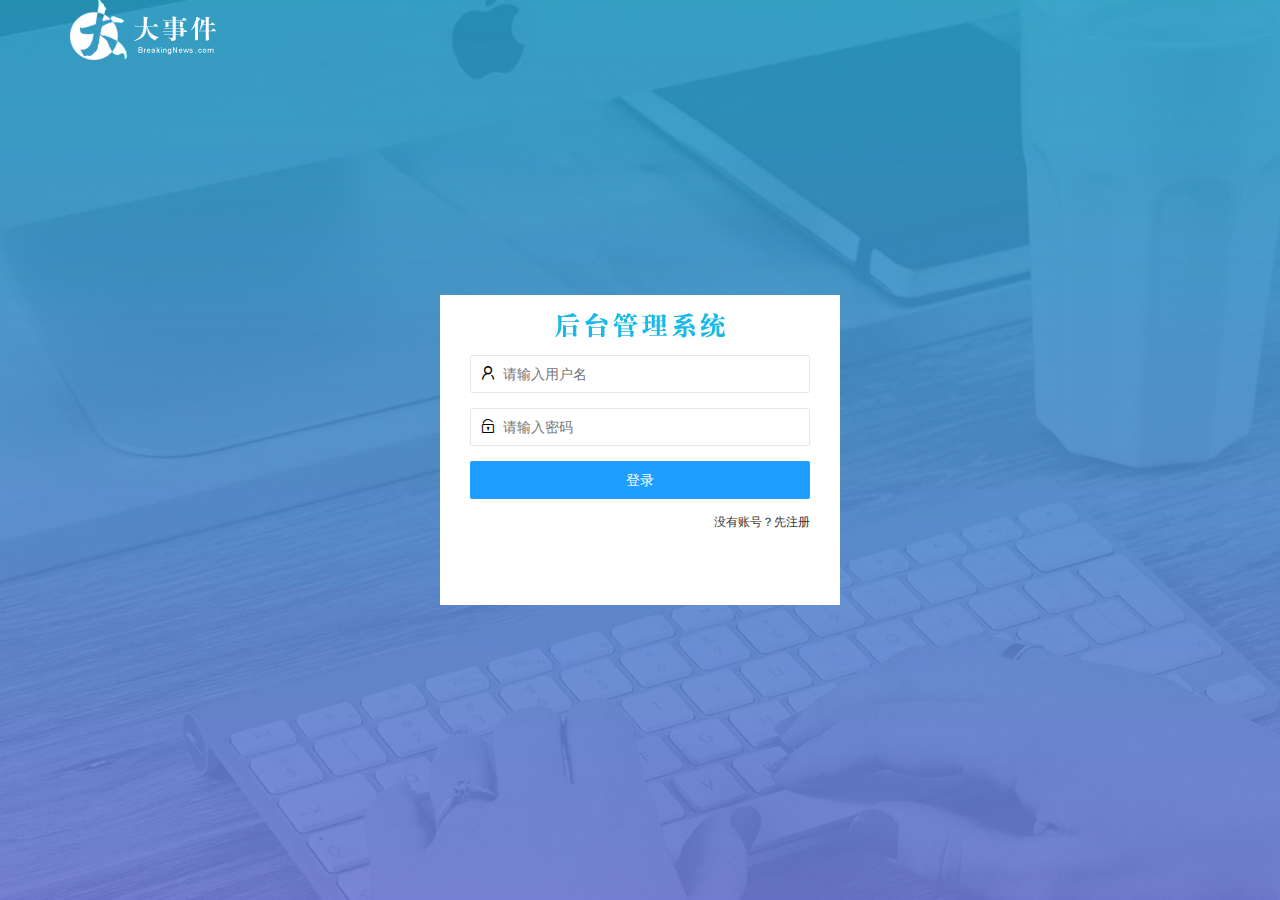
<file: login.html>
<!DOCTYPE html>
<html lang="en">

<head>
    <meta charset="UTF-8">
    <meta http-equiv="X-UA-Compatible" content="IE=edge">
    <meta name="viewport" content="width=device-width, initial-scale=1.0">
    <title>大事件-登录/注册</title>

    <link rel="stylesheet" href="assets/lib/layui/css/layui.css">
    <link rel="stylesheet" href="assets/css/login.css">

</head>

<body>
    <div class="layui-main">
        <img src="assets/images/logo.png" alt="">


    </div>
    <!-- 登录注册区域 -->
    <div class="loginAndRegBox">
        <div class="title-box"></div>
        <!-- 登录的div -->
        <div class="login-box">
            <form id="form_login" class="layui-form" action="">
                <div class="layui-form-item">
                    <i class="layui-icon layui-icon-username"></i>
                    <input type="text" name="username" required lay-verify="required|user" placeholder="请输入用户名" autocomplete="off" class="layui-input">
                </div>

                <div class="layui-form-item">
                    <i class="layui-icon layui-icon-password"></i>
                    <input type="password" name="password" required lay-verify="required|psd" placeholder="请输入密码" autocomplete="off" class="layui-input">
                </div>

                <div class="layui-form-item">
                    <button lay-submit type="submit" class="layui-btn layui-btn-fluid layui-btn-normal">登录</button>
                </div>
                <div class="layui-form-item links"><a id="link_reg" href="javascrip:;">没有账号？先注册</a></div>
            </form>
        </div>

        <!-- 注册的div  先隐藏-->
        <div class="reg-box">
            <form id="form_reg" class="layui-form" action="">
                <div class="layui-form-item">
                    <i class="layui-icon layui-icon-username"></i>
                    <input type="text" name="username" required lay-verify="required|user" placeholder="请输入用户名" autocomplete="off" class="layui-input">
                </div>

                <div class="layui-form-item">
                    <i class="layui-icon layui-icon-password"></i>
                    <input type="password" name="password" required lay-verify="required|pwd" placeholder="请输入密码" autocomplete="off" class="layui-input">
                </div>

                <div class="layui-form-item">
                    <i class="layui-icon layui-icon-password"></i>
                    <input type="password" name="repassword" required lay-verify="required|repwd" placeholder="再次确认密码" autocomplete="off" class="layui-input">
                </div>

                <div class="layui-form-item">
                    <button lay-submit type="submit" class="layui-btn layui-btn-fluid layui-btn-normal">注册</button>
                </div>
                <div class="layui-form-item links"> <a id="link_login" href="javascrip:;">已有账号？去登录</a></div>
            </form>
        </div>
    </div>
    </div>



</body>
<!-- 导入jQuery -->
<script src="assets/lib/jquery.js"></script>
<script src="assets/js/baseAPI.js"></script>
<script src="assets/lib/layui/layui.all.js"></script>
<script src="assets/js/login.js"></script>

</html>
</file>
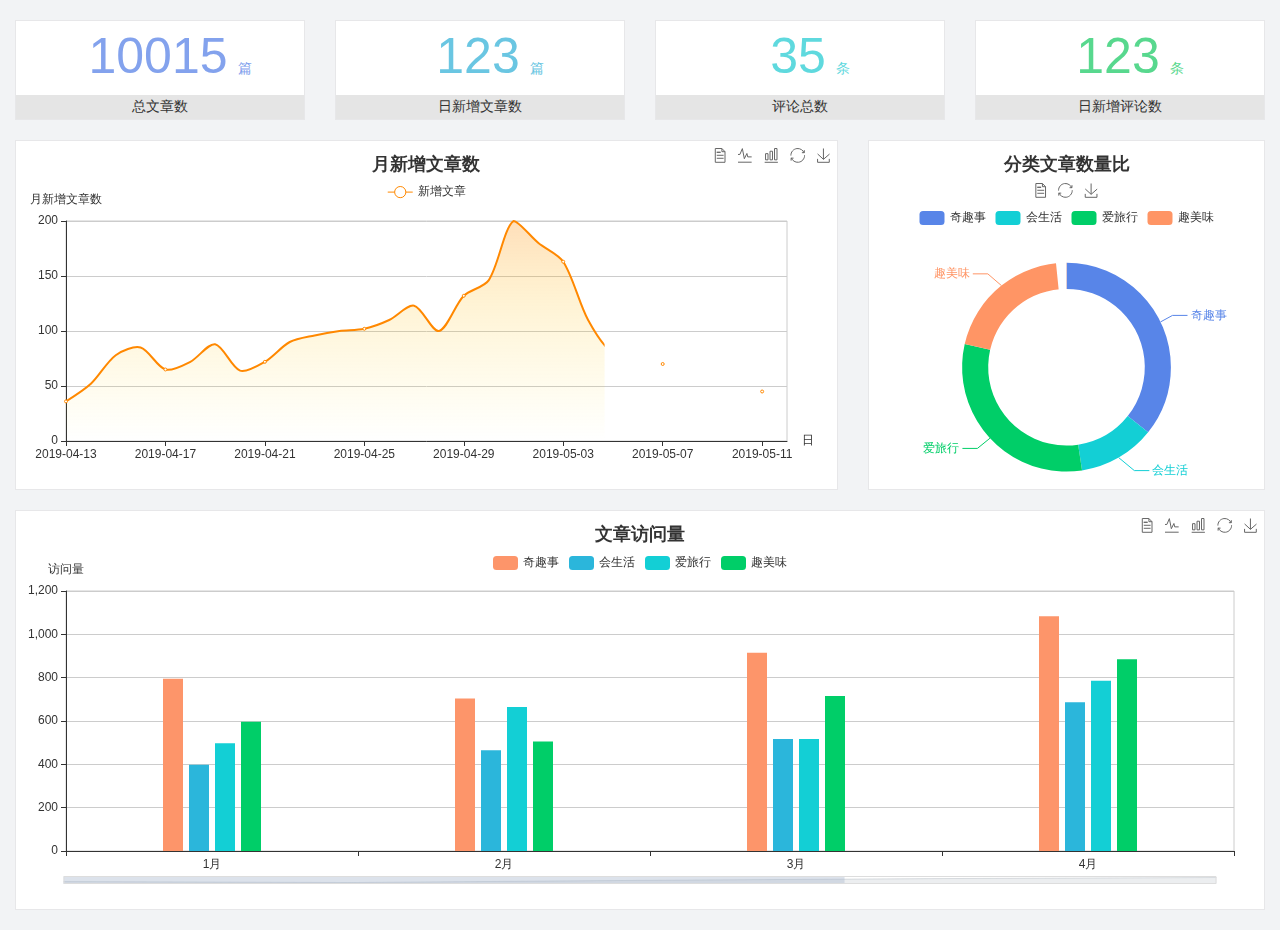
<file: home/dashboard.html>
<!DOCTYPE html>
<html lang="en">

<head>
  <meta charset="UTF-8">
  <meta name="viewport" content="width=device-width, initial-scale=1.0">
  <meta http-equiv="X-UA-Compatible" content="ie=edge">
  <title>图表统计</title>
  <link rel="stylesheet" href="../../assets/lib/bootstrap.css" />
  <link rel="stylesheet" href="../../assets/lib/main.css" />
  <script src="../../assets/lib/jquery.js"></script>
  <script type="text/javascript" src="../../assets/lib/echarts.min.js"></script>
</head>

<body>
  <div class="container-fluid">
    <div class="row spannel_list">
      <div class="col-sm-3 col-xs-6">
        <div class="spannel">
          <em>10015</em><span>篇</span>
          <b>总文章数</b>
        </div>
      </div>
      <div class="col-sm-3 col-xs-6">
        <div class="spannel scolor01">
          <em>123</em><span>篇</span>
          <b>日新增文章数</b>
        </div>
      </div>
      <div class="col-sm-3 col-xs-6">
        <div class="spannel scolor02">
          <em>35</em><span>条</span>
          <b>评论总数</b>
        </div>
      </div>
      <div class="col-sm-3 col-xs-6">
        <div class="spannel scolor03">
          <em>123</em><span>条</span>
          <b>日新增评论数</b>
        </div>
      </div>
    </div>
  </div>

  <div class="container-fluid">
    <div class="row curve-pie">
      <div class="col-lg-8 col-md-8">
        <div class="gragh_pannel" id="curve_show"></div>
      </div>
      <div class="col-lg-4 col-md-4">
        <div class="gragh_pannel" id="pie_show"></div>
      </div>
    </div>
  </div>

  <div class="container-fluid">
    <div class="column_pannel" id="column_show"></div>
  </div>

  <script>
    var oChart = echarts.init(document.getElementById('curve_show'));
    var aList_all = [
      { 'count': 36, 'date': '2019-04-13' },
      { 'count': 52, 'date': '2019-04-14' },
      { 'count': 78, 'date': '2019-04-15' },
      { 'count': 85, 'date': '2019-04-16' },
      { 'count': 65, 'date': '2019-04-17' },
      { 'count': 72, 'date': '2019-04-18' },
      { 'count': 88, 'date': '2019-04-19' },
      { 'count': 64, 'date': '2019-04-20' },
      { 'count': 72, 'date': '2019-04-21' },
      { 'count': 90, 'date': '2019-04-22' },
      { 'count': 96, 'date': '2019-04-23' },
      { 'count': 100, 'date': '2019-04-24' },
      { 'count': 102, 'date': '2019-04-25' },
      { 'count': 110, 'date': '2019-04-26' },
      { 'count': 123, 'date': '2019-04-27' },
      { 'count': 100, 'date': '2019-04-28' },
      { 'count': 132, 'date': '2019-04-29' },
      { 'count': 146, 'date': '2019-04-30' },
      { 'count': 200, 'date': '2019-05-01' },
      { 'count': 180, 'date': '2019-05-02' },
      { 'count': 163, 'date': '2019-05-03' },
      { 'count': 110, 'date': '2019-05-04' },
      { 'count': 80, 'date': '2019-05-05' },
      { 'count': 82, 'date': '2019-05-06' },
      { 'count': 70, 'date': '2019-05-07' },
      { 'count': 65, 'date': '2019-05-08' },
      { 'count': 54, 'date': '2019-05-09' },
      { 'count': 40, 'date': '2019-05-10' },
      { 'count': 45, 'date': '2019-05-11' },
      { 'count': 38, 'date': '2019-05-12' },
    ];

    let aCount = [];
    let aDate = [];

    for (var i = 0; i < aList_all.length; i++) {
      aCount.push(aList_all[i].count);
      aDate.push(aList_all[i].date);
    }

    var chartopt = {
      title: {
        text: '月新增文章数',
        left: 'center',
        top: '10'
      },
      tooltip: {
        trigger: 'axis'
      },
      legend: {
        data: ['新增文章'],
        top: '40'
      },
      toolbox: {
        show: true,
        feature: {
          mark: { show: true },
          dataView: { show: true, readOnly: false },
          magicType: { show: true, type: ['line', 'bar'] },
          restore: { show: true },
          saveAsImage: { show: true }
        }
      },
      calculable: true,
      xAxis: [
        {
          name: '日',
          type: 'category',
          boundaryGap: false,
          data: aDate
        }
      ],
      yAxis: [
        {
          name: '月新增文章数',
          type: 'value'
        }
      ],
      series: [
        {
          name: '新增文章',
          type: 'line',
          smooth: true,
          itemStyle: { normal: { areaStyle: { type: 'default' }, color: '#f80' }, lineStyle: { color: '#f80' } },
          data: aCount
        }],
      areaStyle: {
        normal: {
          color: new echarts.graphic.LinearGradient(0, 0, 0, 1, [{
            offset: 0,
            color: 'rgba(255,136,0,0.39)'
          }, {
            offset: .34,
            color: 'rgba(255,180,0,0.25)'
          }, {
            offset: 1,
            color: 'rgba(255,222,0,0.00)'
          }])

        }
      },
      grid: {
        show: true,
        x: 50,
        x2: 50,
        y: 80,
        height: 220
      }
    };

    oChart.setOption(chartopt);


    var oPie = echarts.init(document.getElementById('pie_show'));
    var oPieopt =
    {
      title: {
        top: 10,
        text: '分类文章数量比',
        x: 'center'
      },
      tooltip: {
        trigger: 'item',
        formatter: "{a} <br/>{b} : {c} ({d}%)"
      },
      color: ['#5885e8', '#13cfd5', '#00ce68', '#ff9565'],
      legend: {
        x: 'center',
        top: 65,
        data: ['奇趣事', '会生活', '爱旅行', '趣美味']
      },
      toolbox: {
        show: true,
        x: 'center',
        top: 35,
        feature: {
          mark: { show: true },
          dataView: { show: true, readOnly: false },
          magicType: {
            show: true,
            type: ['pie', 'funnel'],
            option: {
              funnel: {
                x: '25%',
                width: '50%',
                funnelAlign: 'left',
                max: 1548
              }
            }
          },
          restore: { show: true },
          saveAsImage: { show: true }
        }
      },
      calculable: true,
      series: [
        {
          name: '访问来源',
          type: 'pie',
          radius: ['45%', '60%'],
          center: ['50%', '65%'],
          data: [
            { value: 300, name: '奇趣事' },
            { value: 100, name: '会生活' },
            { value: 260, name: '爱旅行' },
            { value: 180, name: '趣美味' }
          ]
        }
      ]
    };
    oPie.setOption(oPieopt);



    var oColumn = this.echarts.init(document.getElementById('column_show'));
    var oColumnopt =
    {
      title: {
        text: '文章访问量',
        left: 'center',
        top: '10'
      },
      tooltip: {
        trigger: 'axis'
      },
      legend: {
        data: ['奇趣事', '会生活', '爱旅行', '趣美味'],
        top: '40'
      },
      toolbox: {
        show: true,
        feature: {
          mark: { show: true },
          dataView: { show: true, readOnly: false },
          magicType: { show: true, type: ['line', 'bar'] },
          restore: { show: true },
          saveAsImage: { show: true }
        }
      },
      calculable: true,
      xAxis: [
        {
          type: 'category',
          data: ['1月', '2月', '3月', '4月', '5月']
        }
      ],
      yAxis: [
        {
          name: '访问量',
          type: 'value'
        }
      ],
      series: [
        {
          name: '奇趣事',
          type: 'bar',
          barWidth: 20,
          itemStyle: {
            normal: { areaStyle: { type: 'default' }, color: '#fd956a' }
          },
          data: [800, 708, 920, 1090, 1200]
        },
        {
          name: '会生活',
          type: 'bar',
          barWidth: 20,
          itemStyle: {
            normal: { areaStyle: { type: 'default' }, color: '#2bb6db' }
          },
          data: [400, 468, 520, 690, 800]
        },
        {
          name: '爱旅行',
          type: 'bar',
          barWidth: 20,
          itemStyle: {
            normal: { areaStyle: { type: 'default' }, color: '#13cfd5' }
          },
          data: [500, 668, 520, 790, 900]
        },
        {
          name: '趣美味',
          type: 'bar',
          barWidth: 20,
          itemStyle: {
            normal: { areaStyle: { type: 'default' }, color: '#00ce68' }
          },
          data: [600, 508, 720, 890, 1000]
        }
      ],
      grid: {
        show: true,
        x: 50,
        x2: 30,
        y: 80,
        height: 260
      },
      dataZoom: [//给x轴设置滚动条
        {
          start: 0,//默认为0
          end: 100 - 1000 / 31,//默认为100
          type: 'slider',
          show: true,
          xAxisIndex: [0],
          handleSize: 0,//滑动条的 左右2个滑动条的大小
          height: 8,//组件高度
          left: 45, //左边的距离
          right: 50,//右边的距离
          bottom: 26,//右边的距离
          handleColor: '#ddd',//h滑动图标的颜色
          handleStyle: {
            borderColor: "#cacaca",
            borderWidth: "1",
            shadowBlur: 2,
            background: "#ddd",
            shadowColor: "#ddd",
          }
        }]
    };
    oColumn.setOption(oColumnopt);
  </script>
</body>

</html>
</file>
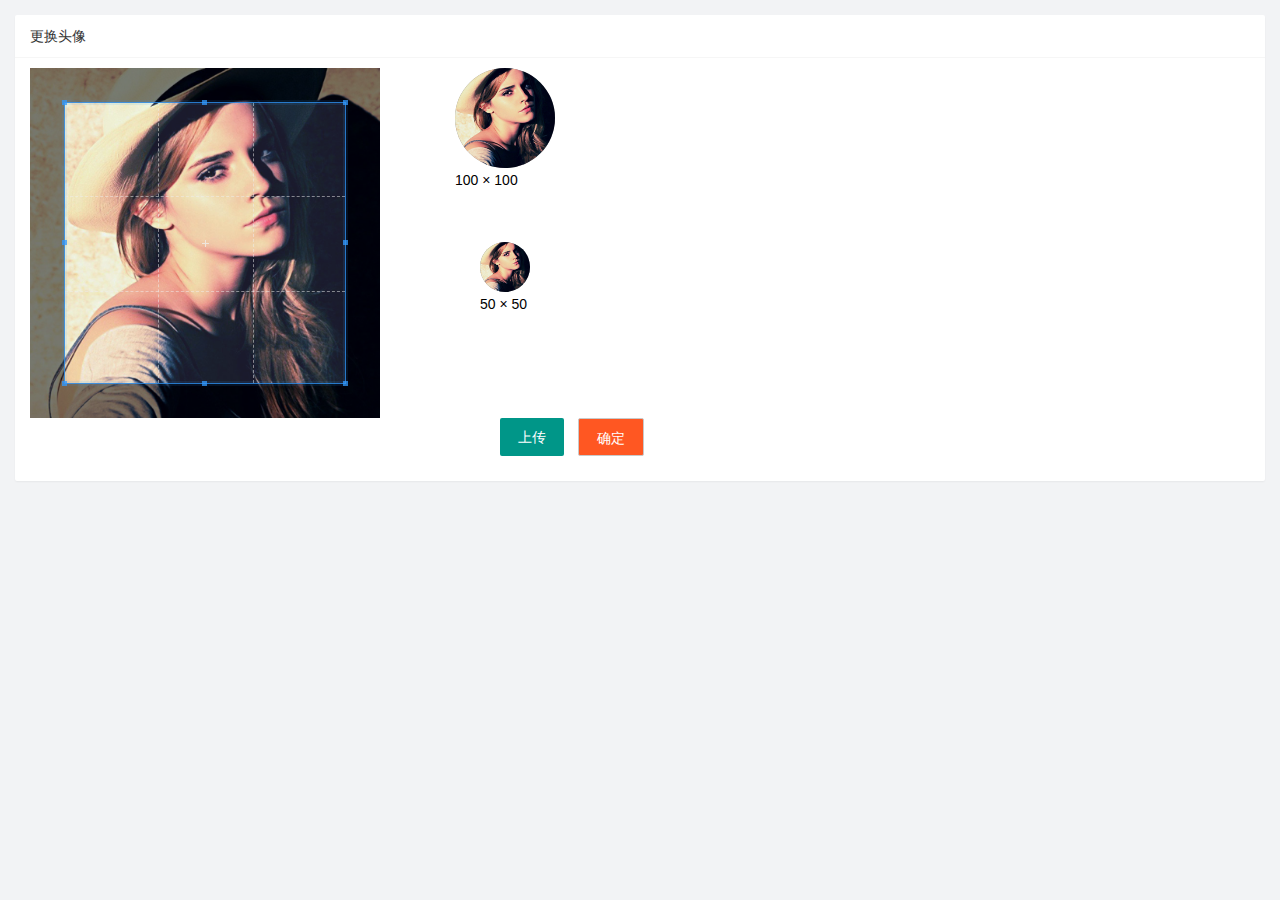
<file: user/user.avatar.html>
<!DOCTYPE html>
<html lang="en">

<head>
    <meta charset="UTF-8">
    <meta http-equiv="X-UA-Compatible" content="IE=edge">
    <meta name="viewport" content="width=device-width, initial-scale=1.0">
    <title>Document</title>
    <link rel="stylesheet" href="../assets/lib/layui/css/layui.css">
    <link rel="stylesheet" href="../assets/lib/cropper/cropper.css">
    <link rel="stylesheet" href="../assets/css/user/user.avatar.css">
</head>

<body>
    <div class="layui-card">
        <div class="layui-card-header">更换头像</div>
        <div class="layui-card-body">
            <!-- 第一行用来放图片 -->
            <div class="row1">
                <!-- 用一个块元素(容器)包装图像或画布元素 -->
                <!-- 图片的裁剪区域 -->
                <div class="box-left">
                    <img id="image" src="../assets/images/sample.jpg">
                </div>
                <!-- 图片的预览区域 -->
                <div class="box-right">
                    <div>
                        <div class="small w100"></div>
                        <p>100 × 100</p>
                    </div>
                    <div>
                        <div class="small w50"></div>
                        <p>50 × 50</p>
                    </div>

                </div>
            </div>
            <!-- 第二行用来放按钮 -->
            <div class="row2">
                <form class="layui-form" action="">
                    <div class="layui-form-item">
                        <div class="layui-input-block">
                            <input accept="image/png,image/jpeg" type="file" name="" id="file">
                            <button type="button" id="fileBtn" class="layui-btn" lay-submit lay-filter="formDemo">上传</button>
                            <button type="button" id="btnOk" class="layui-bg-red layui-btn layui-btn-primary">确定</button>
                        </div>
                    </div>
                </form>
            </div>

        </div>
    </div>
</body>
<script src="../assets/lib/jquery.js"></script>
<script src="../assets/lib/cropper/Cropper.js"></script>
<script src="../assets/lib/cropper/jquery-cropper.js"></script>
<script src="../assets/lib/layui/layui.all.js"></script>
<script src="../assets/js/baseAPI.js"></script>
<script src="../assets/js/user/user.avatar.js"></script>

</html>
</file>
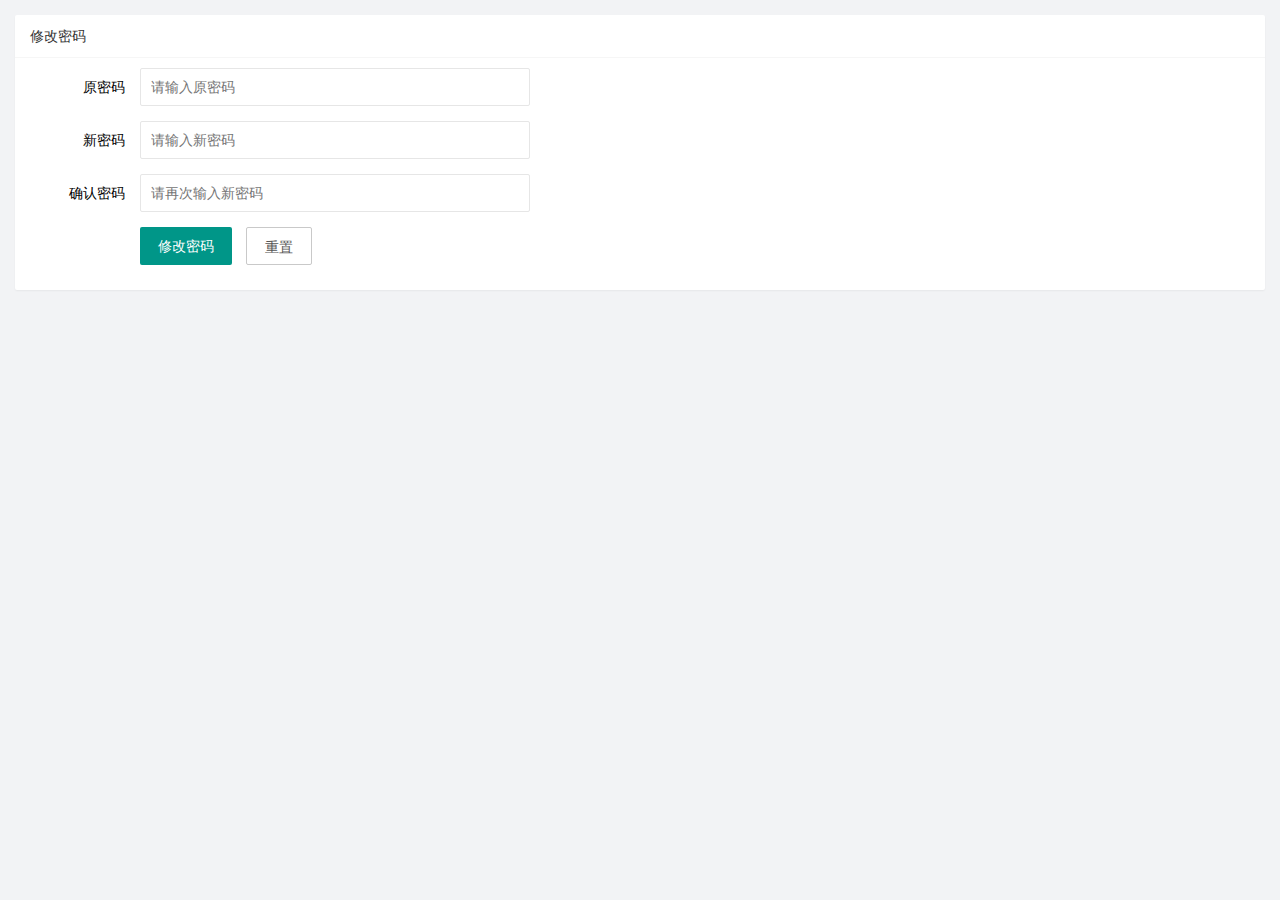
<file: user/user.pwd.html>
<!DOCTYPE html>
<html lang="en">

<head>
    <meta charset="UTF-8">
    <meta http-equiv="X-UA-Compatible" content="IE=edge">
    <meta name="viewport" content="width=device-width, initial-scale=1.0">
    <title>Document</title>
    <link rel="stylesheet" href="../assets/lib/layui/css/layui.css">
    <link rel="stylesheet" href="../assets/css/user/user.pwd.css">
</head>

<body>
    <div class="layui-card">
        <div class="layui-card-header">修改密码</div>
        <div class="layui-card-body">
            <form class="layui-form" action="">
                <div class="layui-form-item">
                    <label class="layui-form-label">原密码</label>
                    <div class="layui-input-block">
                        <input type="password" name="oldPwd" required lay-verify="required|pwd" placeholder="请输入原密码" autocomplete="off" class="layui-input">
                    </div>
                </div>
                <div class="layui-form-item">
                    <label class="layui-form-label">新密码</label>
                    <div class="layui-input-block">
                        <input type="password" name="newPwd" required lay-verify="required|pwd|samepwd" placeholder="请输入新密码" autocomplete="off" class="layui-input">
                    </div>
                </div>
                <div class="layui-form-item">
                    <label class="layui-form-label">确认密码</label>
                    <div class="layui-input-block">
                        <input type="password" name="rePwd" required lay-verify="required|pwd|repwd" placeholder="请再次输入新密码" autocomplete="off" class="layui-input">
                    </div>
                </div>
                <div class="layui-form-item">
                    <div class="layui-input-block">
                        <button class="layui-btn" lay-submit lay-filter="formDemo">修改密码</button>
                        <button type="reset" class="layui-btn layui-btn-primary">重置</button>
                    </div>
                </div>
            </form>
        </div>
    </div>
</body>
<script src="../assets/lib/layui/layui.all.js"></script>
<script src="../assets/lib/jquery.js"></script>
<script src="../assets/js/baseAPI.js"></script>
<script src="../assets/js/user/user.pwd.js"></script>

</html>
</file>
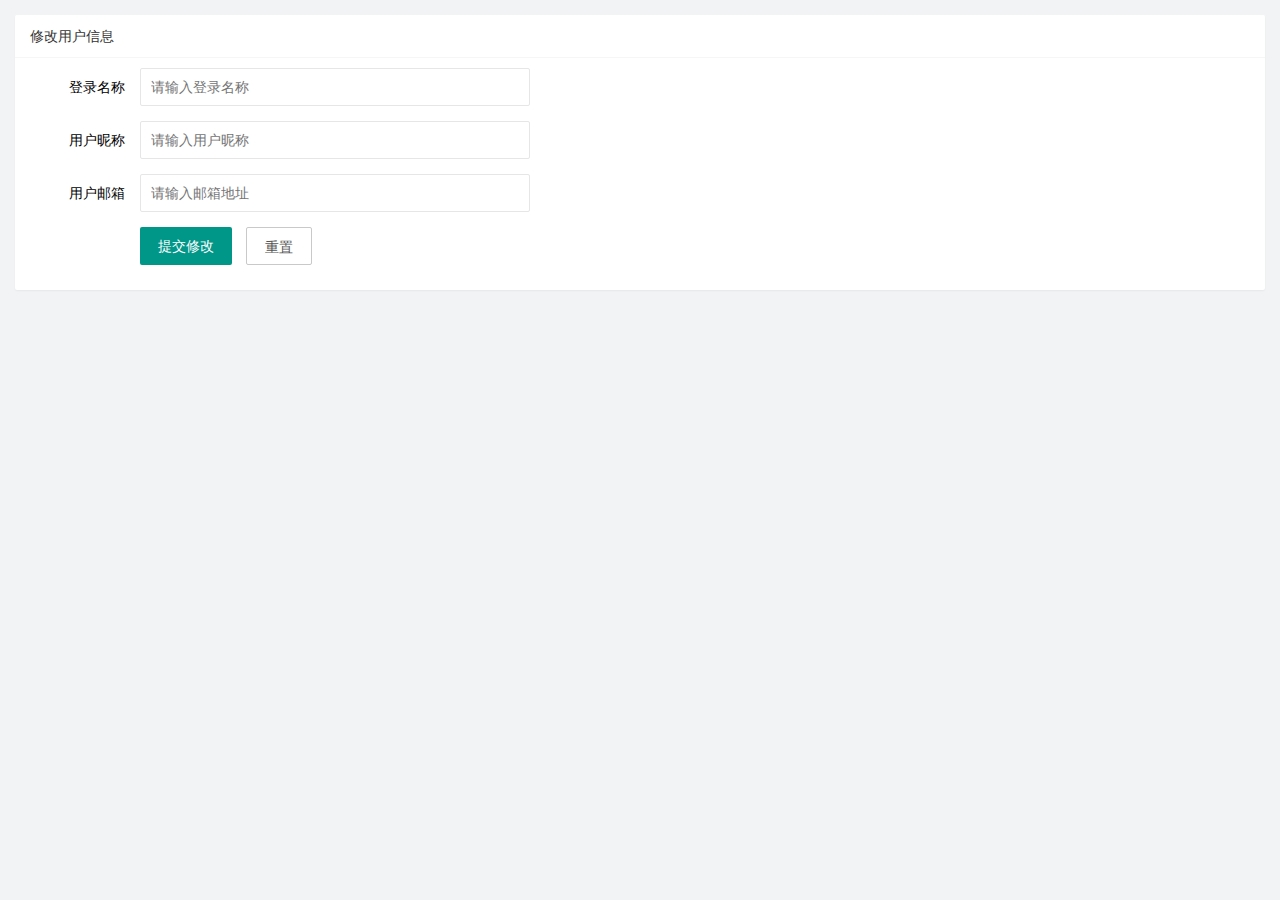
<file: user/user_info.html>
<!DOCTYPE html>
<html lang="en">

<head>
    <meta charset="UTF-8">
    <meta http-equiv="X-UA-Compatible" content="IE=edge">
    <meta name="viewport" content="width=device-width, initial-scale=1.0">
    <title>Document</title>
    <link rel="stylesheet" href="../assets/lib/layui/css/layui.css">
    <link rel="stylesheet" href="../assets/css/user/user.info.css">
</head>

<body>
    <div class="layui-card">
        <div class="layui-card-header">修改用户信息</div>
        <div class="layui-card-body">
            <form class="layui-form" lay-filter="fm" action="">
                <input type="hidden" name="id">
                <div class="layui-form-item">
                    <label class="layui-form-label">登录名称</label>
                    <div class="layui-input-block">
                        <input type="text" name="username" required lay-verify="" placeholder="请输入登录名称" readonly autocomplete="off" class="layui-input">
                    </div>
                </div>
                <div class="layui-form-item">
                    <label class="layui-form-label">用户昵称</label>
                    <div class="layui-input-block">
                        <input type="text" name="nickname" required lay-verify="required|nickname" placeholder="请输入用户昵称" autocomplete="off" class="layui-input">
                    </div>
                </div>
                <div class="layui-form-item">
                    <label class="layui-form-label">用户邮箱</label>
                    <div class="layui-input-block">
                        <input type="text" name="email" required lay-verify="email" placeholder="请输入邮箱地址" autocomplete="off" class="layui-input">
                    </div>
                </div>
                <div class="layui-form-item">
                    <div class="layui-input-block">
                        <button class="layui-btn" lay-submit lay-filter="formDemo">提交修改</button>
                        <button type="reset" class="layui-btn layui-btn-primary">重置</button>
                    </div>
                </div>
            </form>
        </div>
</body>

<script src="../assets/lib/layui/layui.all.js"></script>
<script src="../assets/lib/jquery.js"></script>
<script src="../assets/js/baseAPI.js"></script>
<script src="../assets/js/user/user.info.js"></script>

</html>
</file>
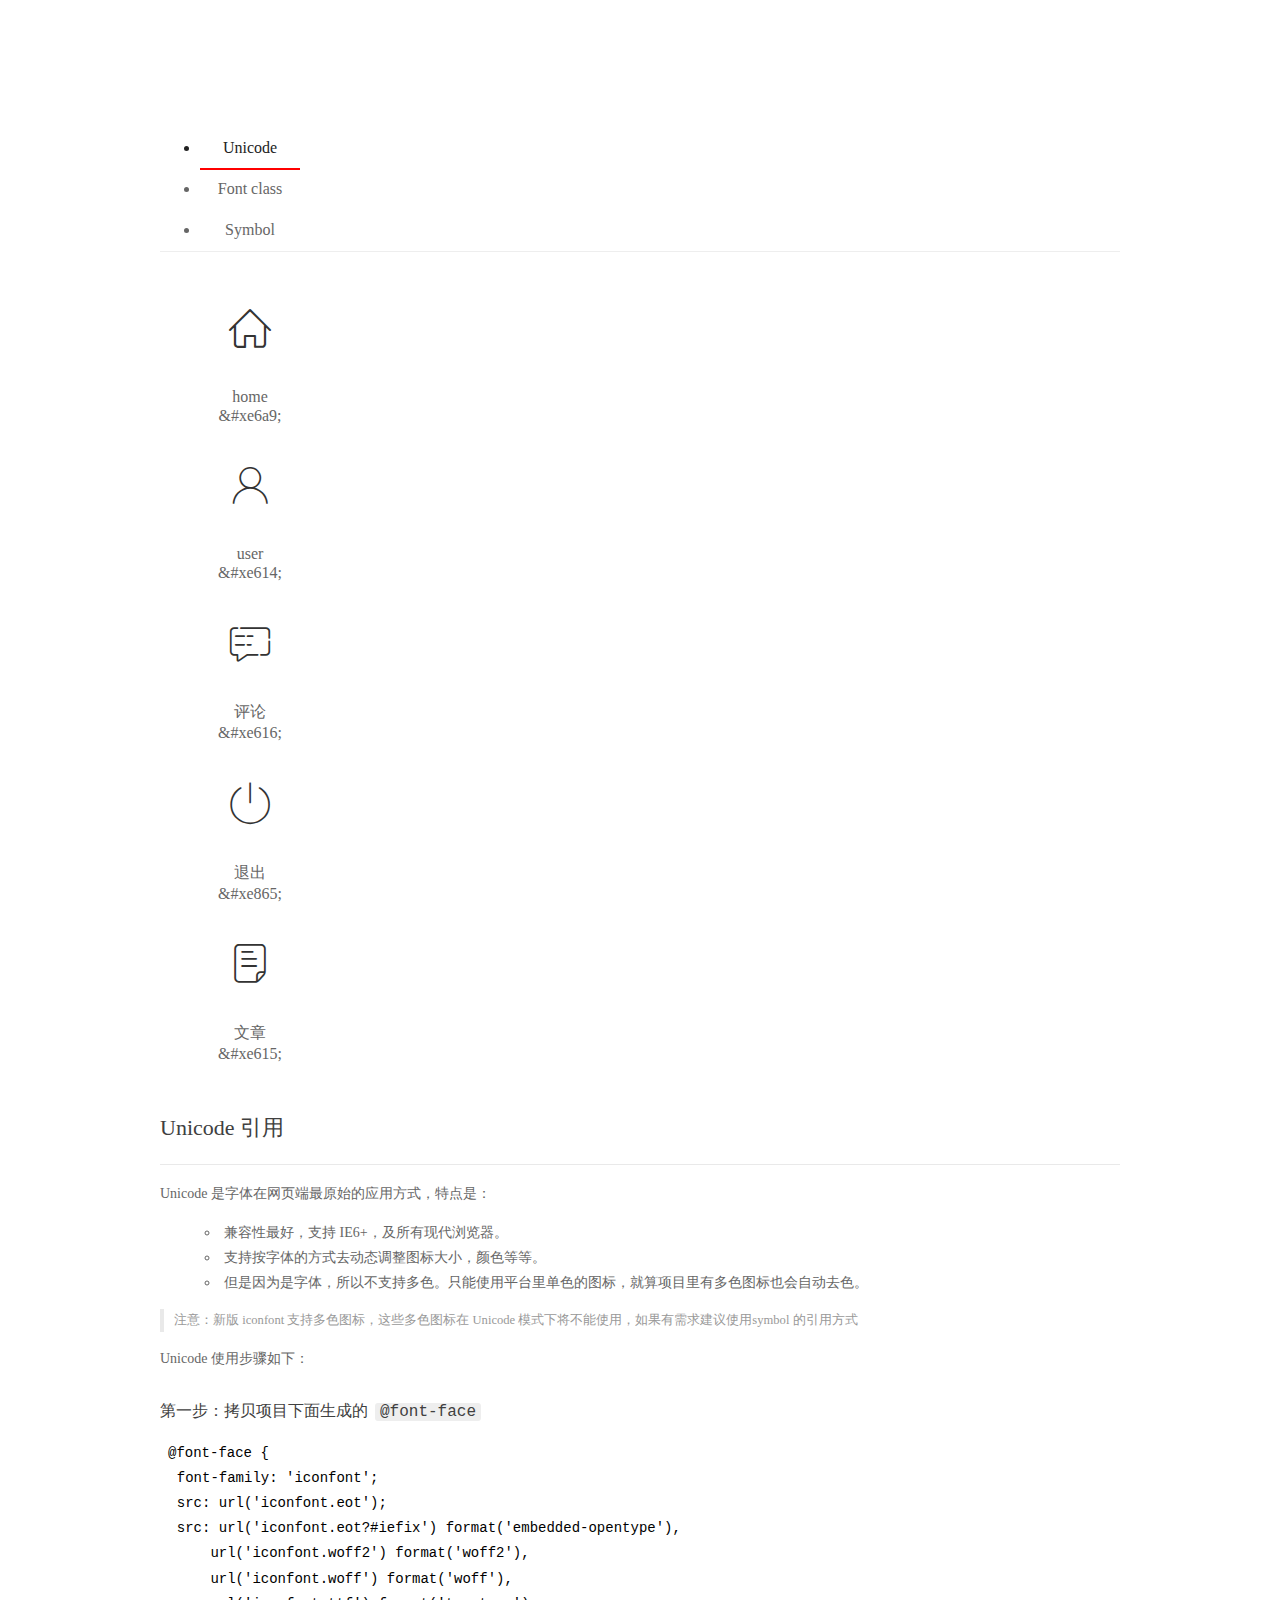
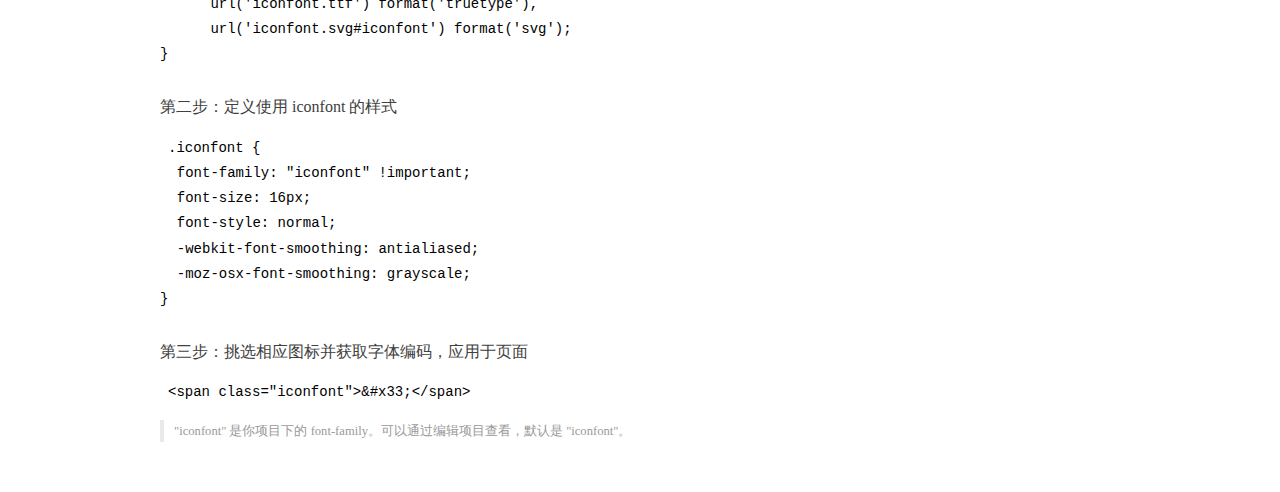
<file: assets/fonts/demo_index.html>
<!DOCTYPE html>
<html>
<head>
  <meta charset="utf-8"/>
  <title>IconFont Demo</title>
  <link rel="shortcut icon" href="https://gtms04.alicdn.com/tps/i4/TB1_oz6GVXXXXaFXpXXJDFnIXXX-64-64.ico" type="image/x-icon"/>
  <link rel="stylesheet" href="https://g.alicdn.com/thx/cube/1.3.2/cube.min.css">
  <link rel="stylesheet" href="demo.css">
  <link rel="stylesheet" href="iconfont.css">
  <script src="iconfont.js"></script>
  <!-- jQuery -->
  <script src="https://a1.alicdn.com/oss/uploads/2018/12/26/7bfddb60-08e8-11e9-9b04-53e73bb6408b.js"></script>
  <!-- 代码高亮 -->
  <script src="https://a1.alicdn.com/oss/uploads/2018/12/26/a3f714d0-08e6-11e9-8a15-ebf944d7534c.js"></script>
</head>
<body>
  <div class="main">
    <h1 class="logo"><a href="https://www.iconfont.cn/" title="iconfont 首页" target="_blank">&#xe86b;</a></h1>
    <div class="nav-tabs">
      <ul id="tabs" class="dib-box">
        <li class="dib active"><span>Unicode</span></li>
        <li class="dib"><span>Font class</span></li>
        <li class="dib"><span>Symbol</span></li>
      </ul>
      
    </div>
    <div class="tab-container">
      <div class="content unicode" style="display: block;">
          <ul class="icon_lists dib-box">
          
            <li class="dib">
              <span class="icon iconfont">&#xe6a9;</span>
                <div class="name">home</div>
                <div class="code-name">&amp;#xe6a9;</div>
              </li>
          
            <li class="dib">
              <span class="icon iconfont">&#xe614;</span>
                <div class="name">user</div>
                <div class="code-name">&amp;#xe614;</div>
              </li>
          
            <li class="dib">
              <span class="icon iconfont">&#xe616;</span>
                <div class="name">评论</div>
                <div class="code-name">&amp;#xe616;</div>
              </li>
          
            <li class="dib">
              <span class="icon iconfont">&#xe865;</span>
                <div class="name">退出</div>
                <div class="code-name">&amp;#xe865;</div>
              </li>
          
            <li class="dib">
              <span class="icon iconfont">&#xe615;</span>
                <div class="name">文章</div>
                <div class="code-name">&amp;#xe615;</div>
              </li>
          
          </ul>
          <div class="article markdown">
          <h2 id="unicode-">Unicode 引用</h2>
          <hr>

          <p>Unicode 是字体在网页端最原始的应用方式，特点是：</p>
          <ul>
            <li>兼容性最好，支持 IE6+，及所有现代浏览器。</li>
            <li>支持按字体的方式去动态调整图标大小，颜色等等。</li>
            <li>但是因为是字体，所以不支持多色。只能使用平台里单色的图标，就算项目里有多色图标也会自动去色。</li>
          </ul>
          <blockquote>
            <p>注意：新版 iconfont 支持多色图标，这些多色图标在 Unicode 模式下将不能使用，如果有需求建议使用symbol 的引用方式</p>
          </blockquote>
          <p>Unicode 使用步骤如下：</p>
          <h3 id="-font-face">第一步：拷贝项目下面生成的 <code>@font-face</code></h3>
<pre><code class="language-css"
>@font-face {
  font-family: 'iconfont';
  src: url('iconfont.eot');
  src: url('iconfont.eot?#iefix') format('embedded-opentype'),
      url('iconfont.woff2') format('woff2'),
      url('iconfont.woff') format('woff'),
      url('iconfont.ttf') format('truetype'),
      url('iconfont.svg#iconfont') format('svg');
}
</code></pre>
          <h3 id="-iconfont-">第二步：定义使用 iconfont 的样式</h3>
<pre><code class="language-css"
>.iconfont {
  font-family: "iconfont" !important;
  font-size: 16px;
  font-style: normal;
  -webkit-font-smoothing: antialiased;
  -moz-osx-font-smoothing: grayscale;
}
</code></pre>
          <h3 id="-">第三步：挑选相应图标并获取字体编码，应用于页面</h3>
<pre>
<code class="language-html"
>&lt;span class="iconfont"&gt;&amp;#x33;&lt;/span&gt;
</code></pre>
          <blockquote>
            <p>"iconfont" 是你项目下的 font-family。可以通过编辑项目查看，默认是 "iconfont"。</p>
          </blockquote>
          </div>
      </div>
      <div class="content font-class">
        <ul class="icon_lists dib-box">
          
          <li class="dib">
            <span class="icon iconfont icon-home"></span>
            <div class="name">
              home
            </div>
            <div class="code-name">.icon-home
            </div>
          </li>
          
          <li class="dib">
            <span class="icon iconfont icon-user"></span>
            <div class="name">
              user
            </div>
            <div class="code-name">.icon-user
            </div>
          </li>
          
          <li class="dib">
            <span class="icon iconfont icon-pinglun"></span>
            <div class="name">
              评论
            </div>
            <div class="code-name">.icon-pinglun
            </div>
          </li>
          
          <li class="dib">
            <span class="icon iconfont icon-tuichu"></span>
            <div class="name">
              退出
            </div>
            <div class="code-name">.icon-tuichu
            </div>
          </li>
          
          <li class="dib">
            <span class="icon iconfont icon-16"></span>
            <div class="name">
              文章
            </div>
            <div class="code-name">.icon-16
            </div>
          </li>
          
        </ul>
        <div class="article markdown">
        <h2 id="font-class-">font-class 引用</h2>
        <hr>

        <p>font-class 是 Unicode 使用方式的一种变种，主要是解决 Unicode 书写不直观，语意不明确的问题。</p>
        <p>与 Unicode 使用方式相比，具有如下特点：</p>
        <ul>
          <li>兼容性良好，支持 IE8+，及所有现代浏览器。</li>
          <li>相比于 Unicode 语意明确，书写更直观。可以很容易分辨这个 icon 是什么。</li>
          <li>因为使用 class 来定义图标，所以当要替换图标时，只需要修改 class 里面的 Unicode 引用。</li>
          <li>不过因为本质上还是使用的字体，所以多色图标还是不支持的。</li>
        </ul>
        <p>使用步骤如下：</p>
        <h3 id="-fontclass-">第一步：引入项目下面生成的 fontclass 代码：</h3>
<pre><code class="language-html">&lt;link rel="stylesheet" href="./iconfont.css"&gt;
</code></pre>
        <h3 id="-">第二步：挑选相应图标并获取类名，应用于页面：</h3>
<pre><code class="language-html">&lt;span class="iconfont icon-xxx"&gt;&lt;/span&gt;
</code></pre>
        <blockquote>
          <p>"
            iconfont" 是你项目下的 font-family。可以通过编辑项目查看，默认是 "iconfont"。</p>
        </blockquote>
      </div>
      </div>
      <div class="content symbol">
          <ul class="icon_lists dib-box">
          
            <li class="dib">
                <svg class="icon svg-icon" aria-hidden="true">
                  <use xlink:href="#icon-home"></use>
                </svg>
                <div class="name">home</div>
                <div class="code-name">#icon-home</div>
            </li>
          
            <li class="dib">
                <svg class="icon svg-icon" aria-hidden="true">
                  <use xlink:href="#icon-user"></use>
                </svg>
                <div class="name">user</div>
                <div class="code-name">#icon-user</div>
            </li>
          
            <li class="dib">
                <svg class="icon svg-icon" aria-hidden="true">
                  <use xlink:href="#icon-pinglun"></use>
                </svg>
                <div class="name">评论</div>
                <div class="code-name">#icon-pinglun</div>
            </li>
          
            <li class="dib">
                <svg class="icon svg-icon" aria-hidden="true">
                  <use xlink:href="#icon-tuichu"></use>
                </svg>
                <div class="name">退出</div>
                <div class="code-name">#icon-tuichu</div>
            </li>
          
            <li class="dib">
                <svg class="icon svg-icon" aria-hidden="true">
                  <use xlink:href="#icon-16"></use>
                </svg>
                <div class="name">文章</div>
                <div class="code-name">#icon-16</div>
            </li>
          
          </ul>
          <div class="article markdown">
          <h2 id="symbol-">Symbol 引用</h2>
          <hr>

          <p>这是一种全新的使用方式，应该说这才是未来的主流，也是平台目前推荐的用法。相关介绍可以参考这篇<a href="">文章</a>
            这种用法其实是做了一个 SVG 的集合，与另外两种相比具有如下特点：</p>
          <ul>
            <li>支持多色图标了，不再受单色限制。</li>
            <li>通过一些技巧，支持像字体那样，通过 <code>font-size</code>, <code>color</code> 来调整样式。</li>
            <li>兼容性较差，支持 IE9+，及现代浏览器。</li>
            <li>浏览器渲染 SVG 的性能一般，还不如 png。</li>
          </ul>
          <p>使用步骤如下：</p>
          <h3 id="-symbol-">第一步：引入项目下面生成的 symbol 代码：</h3>
<pre><code class="language-html">&lt;script src="./iconfont.js"&gt;&lt;/script&gt;
</code></pre>
          <h3 id="-css-">第二步：加入通用 CSS 代码（引入一次就行）：</h3>
<pre><code class="language-html">&lt;style&gt;
.icon {
  width: 1em;
  height: 1em;
  vertical-align: -0.15em;
  fill: currentColor;
  overflow: hidden;
}
&lt;/style&gt;
</code></pre>
          <h3 id="-">第三步：挑选相应图标并获取类名，应用于页面：</h3>
<pre><code class="language-html">&lt;svg class="icon" aria-hidden="true"&gt;
  &lt;use xlink:href="#icon-xxx"&gt;&lt;/use&gt;
&lt;/svg&gt;
</code></pre>
          </div>
      </div>

    </div>
  </div>
  <script>
  $(document).ready(function () {
      $('.tab-container .content:first').show()

      $('#tabs li').click(function (e) {
        var tabContent = $('.tab-container .content')
        var index = $(this).index()

        if ($(this).hasClass('active')) {
          return
        } else {
          $('#tabs li').removeClass('active')
          $(this).addClass('active')

          tabContent.hide().eq(index).fadeIn()
        }
      })
    })
  </script>
</body>
</html>
</file>
<file: assets/lib/layui/css/layui.css>
/** layui-v2.5.5 MIT License By https://www.layui.com */
 .layui-inline,img{display:inline-block;vertical-align:middle}h1,h2,h3,h4,h5,h6{font-weight:400}.layui-edge,.layui-header,.layui-inline,.layui-main{position:relative}.layui-body,.layui-edge,.layui-elip{overflow:hidden}.layui-btn,.layui-edge,.layui-inline,img{vertical-align:middle}.layui-btn,.layui-disabled,.layui-icon,.layui-unselect{-moz-user-select:none;-webkit-user-select:none;-ms-user-select:none}.layui-elip,.layui-form-checkbox span,.layui-form-pane .layui-form-label{text-overflow:ellipsis;white-space:nowrap}.layui-breadcrumb,.layui-tree-btnGroup{visibility:hidden}blockquote,body,button,dd,div,dl,dt,form,h1,h2,h3,h4,h5,h6,input,li,ol,p,pre,td,textarea,th,ul{margin:0;padding:0;-webkit-tap-highlight-color:rgba(0,0,0,0)}a:active,a:hover{outline:0}img{border:none}li{list-style:none}table{border-collapse:collapse;border-spacing:0}h4,h5,h6{font-size:100%}button,input,optgroup,option,select,textarea{font-family:inherit;font-size:inherit;font-style:inherit;font-weight:inherit;outline:0}pre{white-space:pre-wrap;white-space:-moz-pre-wrap;white-space:-pre-wrap;white-space:-o-pre-wrap;word-wrap:break-word}body{line-height:24px;font:14px Helvetica Neue,Helvetica,PingFang SC,Tahoma,Arial,sans-serif}hr{height:1px;margin:10px 0;border:0;clear:both}a{color:#333;text-decoration:none}a:hover{color:#777}a cite{font-style:normal;*cursor:pointer}.layui-border-box,.layui-border-box *{box-sizing:border-box}.layui-box,.layui-box *{box-sizing:content-box}.layui-clear{clear:both;*zoom:1}.layui-clear:after{content:'\20';clear:both;*zoom:1;display:block;height:0}.layui-inline{*display:inline;*zoom:1}.layui-edge{display:inline-block;width:0;height:0;border-width:6px;border-style:dashed;border-color:transparent}.layui-edge-top{top:-4px;border-bottom-color:#999;border-bottom-style:solid}.layui-edge-right{border-left-color:#999;border-left-style:solid}.layui-edge-bottom{top:2px;border-top-color:#999;border-top-style:solid}.layui-edge-left{border-right-color:#999;border-right-style:solid}.layui-disabled,.layui-disabled:hover{color:#d2d2d2!important;cursor:not-allowed!important}.layui-circle{border-radius:100%}.layui-show{display:block!important}.layui-hide{display:none!important}@font-face{font-family:layui-icon;src:url(../font/iconfont.eot?v=250);src:url(../font/iconfont.eot?v=250#iefix) format('embedded-opentype'),url(../font/iconfont.woff2?v=250) format('woff2'),url(../font/iconfont.woff?v=250) format('woff'),url(../font/iconfont.ttf?v=250) format('truetype'),url(../font/iconfont.svg?v=250#layui-icon) format('svg')}.layui-icon{font-family:layui-icon!important;font-size:16px;font-style:normal;-webkit-font-smoothing:antialiased;-moz-osx-font-smoothing:grayscale}.layui-icon-reply-fill:before{content:"\e611"}.layui-icon-set-fill:before{content:"\e614"}.layui-icon-menu-fill:before{content:"\e60f"}.layui-icon-search:before{content:"\e615"}.layui-icon-share:before{content:"\e641"}.layui-icon-set-sm:before{content:"\e620"}.layui-icon-engine:before{content:"\e628"}.layui-icon-close:before{content:"\1006"}.layui-icon-close-fill:before{content:"\1007"}.layui-icon-chart-screen:before{content:"\e629"}.layui-icon-star:before{content:"\e600"}.layui-icon-circle-dot:before{content:"\e617"}.layui-icon-chat:before{content:"\e606"}.layui-icon-release:before{content:"\e609"}.layui-icon-list:before{content:"\e60a"}.layui-icon-chart:before{content:"\e62c"}.layui-icon-ok-circle:before{content:"\1005"}.layui-icon-layim-theme:before{content:"\e61b"}.layui-icon-table:before{content:"\e62d"}.layui-icon-right:before{content:"\e602"}.layui-icon-left:before{content:"\e603"}.layui-icon-cart-simple:before{content:"\e698"}.layui-icon-face-cry:before{content:"\e69c"}.layui-icon-face-smile:before{content:"\e6af"}.layui-icon-survey:before{content:"\e6b2"}.layui-icon-tree:before{content:"\e62e"}.layui-icon-upload-circle:before{content:"\e62f"}.layui-icon-add-circle:before{content:"\e61f"}.layui-icon-download-circle:before{content:"\e601"}.layui-icon-templeate-1:before{content:"\e630"}.layui-icon-util:before{content:"\e631"}.layui-icon-face-surprised:before{content:"\e664"}.layui-icon-edit:before{content:"\e642"}.layui-icon-speaker:before{content:"\e645"}.layui-icon-down:before{content:"\e61a"}.layui-icon-file:before{content:"\e621"}.layui-icon-layouts:before{content:"\e632"}.layui-icon-rate-half:before{content:"\e6c9"}.layui-icon-add-circle-fine:before{content:"\e608"}.layui-icon-prev-circle:before{content:"\e633"}.layui-icon-read:before{content:"\e705"}.layui-icon-404:before{content:"\e61c"}.layui-icon-carousel:before{content:"\e634"}.layui-icon-help:before{content:"\e607"}.layui-icon-code-circle:before{content:"\e635"}.layui-icon-water:before{content:"\e636"}.layui-icon-username:before{content:"\e66f"}.layui-icon-find-fill:before{content:"\e670"}.layui-icon-about:before{content:"\e60b"}.layui-icon-location:before{content:"\e715"}.layui-icon-up:before{content:"\e619"}.layui-icon-pause:before{content:"\e651"}.layui-icon-date:before{content:"\e637"}.layui-icon-layim-uploadfile:before{content:"\e61d"}.layui-icon-delete:before{content:"\e640"}.layui-icon-play:before{content:"\e652"}.layui-icon-top:before{content:"\e604"}.layui-icon-friends:before{content:"\e612"}.layui-icon-refresh-3:before{content:"\e9aa"}.layui-icon-ok:before{content:"\e605"}.layui-icon-layer:before{content:"\e638"}.layui-icon-face-smile-fine:before{content:"\e60c"}.layui-icon-dollar:before{content:"\e659"}.layui-icon-group:before{content:"\e613"}.layui-icon-layim-download:before{content:"\e61e"}.layui-icon-picture-fine:before{content:"\e60d"}.layui-icon-link:before{content:"\e64c"}.layui-icon-diamond:before{content:"\e735"}.layui-icon-log:before{content:"\e60e"}.layui-icon-rate-solid:before{content:"\e67a"}.layui-icon-fonts-del:before{content:"\e64f"}.layui-icon-unlink:before{content:"\e64d"}.layui-icon-fonts-clear:before{content:"\e639"}.layui-icon-triangle-r:before{content:"\e623"}.layui-icon-circle:before{content:"\e63f"}.layui-icon-radio:before{content:"\e643"}.layui-icon-align-center:before{content:"\e647"}.layui-icon-align-right:before{content:"\e648"}.layui-icon-align-left:before{content:"\e649"}.layui-icon-loading-1:before{content:"\e63e"}.layui-icon-return:before{content:"\e65c"}.layui-icon-fonts-strong:before{content:"\e62b"}.layui-icon-upload:before{content:"\e67c"}.layui-icon-dialogue:before{content:"\e63a"}.layui-icon-video:before{content:"\e6ed"}.layui-icon-headset:before{content:"\e6fc"}.layui-icon-cellphone-fine:before{content:"\e63b"}.layui-icon-add-1:before{content:"\e654"}.layui-icon-face-smile-b:before{content:"\e650"}.layui-icon-fonts-html:before{content:"\e64b"}.layui-icon-form:before{content:"\e63c"}.layui-icon-cart:before{content:"\e657"}.layui-icon-camera-fill:before{content:"\e65d"}.layui-icon-tabs:before{content:"\e62a"}.layui-icon-fonts-code:before{content:"\e64e"}.layui-icon-fire:before{content:"\e756"}.layui-icon-set:before{content:"\e716"}.layui-icon-fonts-u:before{content:"\e646"}.layui-icon-triangle-d:before{content:"\e625"}.layui-icon-tips:before{content:"\e702"}.layui-icon-picture:before{content:"\e64a"}.layui-icon-more-vertical:before{content:"\e671"}.layui-icon-flag:before{content:"\e66c"}.layui-icon-loading:before{content:"\e63d"}.layui-icon-fonts-i:before{content:"\e644"}.layui-icon-refresh-1:before{content:"\e666"}.layui-icon-rmb:before{content:"\e65e"}.layui-icon-home:before{content:"\e68e"}.layui-icon-user:before{content:"\e770"}.layui-icon-notice:before{content:"\e667"}.layui-icon-login-weibo:before{content:"\e675"}.layui-icon-voice:before{content:"\e688"}.layui-icon-upload-drag:before{content:"\e681"}.layui-icon-login-qq:before{content:"\e676"}.layui-icon-snowflake:before{content:"\e6b1"}.layui-icon-file-b:before{content:"\e655"}.layui-icon-template:before{content:"\e663"}.layui-icon-auz:before{content:"\e672"}.layui-icon-console:before{content:"\e665"}.layui-icon-app:before{content:"\e653"}.layui-icon-prev:before{content:"\e65a"}.layui-icon-website:before{content:"\e7ae"}.layui-icon-next:before{content:"\e65b"}.layui-icon-component:before{content:"\e857"}.layui-icon-more:before{content:"\e65f"}.layui-icon-login-wechat:before{content:"\e677"}.layui-icon-shrink-right:before{content:"\e668"}.layui-icon-spread-left:before{content:"\e66b"}.layui-icon-camera:before{content:"\e660"}.layui-icon-note:before{content:"\e66e"}.layui-icon-refresh:before{content:"\e669"}.layui-icon-female:before{content:"\e661"}.layui-icon-male:before{content:"\e662"}.layui-icon-password:before{content:"\e673"}.layui-icon-senior:before{content:"\e674"}.layui-icon-theme:before{content:"\e66a"}.layui-icon-tread:before{content:"\e6c5"}.layui-icon-praise:before{content:"\e6c6"}.layui-icon-star-fill:before{content:"\e658"}.layui-icon-rate:before{content:"\e67b"}.layui-icon-template-1:before{content:"\e656"}.layui-icon-vercode:before{content:"\e679"}.layui-icon-cellphone:before{content:"\e678"}.layui-icon-screen-full:before{content:"\e622"}.layui-icon-screen-restore:before{content:"\e758"}.layui-icon-cols:before{content:"\e610"}.layui-icon-export:before{content:"\e67d"}.layui-icon-print:before{content:"\e66d"}.layui-icon-slider:before{content:"\e714"}.layui-icon-addition:before{content:"\e624"}.layui-icon-subtraction:before{content:"\e67e"}.layui-icon-service:before{content:"\e626"}.layui-icon-transfer:before{content:"\e691"}.layui-main{width:1140px;margin:0 auto}.layui-header{z-index:1000;height:60px}.layui-header a:hover{transition:all .5s;-webkit-transition:all .5s}.layui-side{position:fixed;left:0;top:0;bottom:0;z-index:999;width:200px;overflow-x:hidden}.layui-side-scroll{position:relative;width:220px;height:100%;overflow-x:hidden}.layui-body{position:absolute;left:200px;right:0;top:0;bottom:0;z-index:998;width:auto;overflow-y:auto;box-sizing:border-box}.layui-layout-body{overflow:hidden}.layui-layout-admin .layui-header{background-color:#23262E}.layui-layout-admin .layui-side{top:60px;width:200px;overflow-x:hidden}.layui-layout-admin .layui-body{position:fixed;top:60px;bottom:44px}.layui-layout-admin .layui-main{width:auto;margin:0 15px}.layui-layout-admin .layui-footer{position:fixed;left:200px;right:0;bottom:0;height:44px;line-height:44px;padding:0 15px;background-color:#eee}.layui-layout-admin .layui-logo{position:absolute;left:0;top:0;width:200px;height:100%;line-height:60px;text-align:center;color:#009688;font-size:16px}.layui-layout-admin .layui-header .layui-nav{background:0 0}.layui-layout-left{position:absolute!important;left:200px;top:0}.layui-layout-right{position:absolute!important;right:0;top:0}.layui-container{position:relative;margin:0 auto;padding:0 15px;box-sizing:border-box}.layui-fluid{position:relative;margin:0 auto;padding:0 15px}.layui-row:after,.layui-row:before{content:'';display:block;clear:both}.layui-col-lg1,.layui-col-lg10,.layui-col-lg11,.layui-col-lg12,.layui-col-lg2,.layui-col-lg3,.layui-col-lg4,.layui-col-lg5,.layui-col-lg6,.layui-col-lg7,.layui-col-lg8,.layui-col-lg9,.layui-col-md1,.layui-col-md10,.layui-col-md11,.layui-col-md12,.layui-col-md2,.layui-col-md3,.layui-col-md4,.layui-col-md5,.layui-col-md6,.layui-col-md7,.layui-col-md8,.layui-col-md9,.layui-col-sm1,.layui-col-sm10,.layui-col-sm11,.layui-col-sm12,.layui-col-sm2,.layui-col-sm3,.layui-col-sm4,.layui-col-sm5,.layui-col-sm6,.layui-col-sm7,.layui-col-sm8,.layui-col-sm9,.layui-col-xs1,.layui-col-xs10,.layui-col-xs11,.layui-col-xs12,.layui-col-xs2,.layui-col-xs3,.layui-col-xs4,.layui-col-xs5,.layui-col-xs6,.layui-col-xs7,.layui-col-xs8,.layui-col-xs9{position:relative;display:block;box-sizing:border-box}.layui-col-xs1,.layui-col-xs10,.layui-col-xs11,.layui-col-xs12,.layui-col-xs2,.layui-col-xs3,.layui-col-xs4,.layui-col-xs5,.layui-col-xs6,.layui-col-xs7,.layui-col-xs8,.layui-col-xs9{float:left}.layui-col-xs1{width:8.33333333%}.layui-col-xs2{width:16.66666667%}.layui-col-xs3{width:25%}.layui-col-xs4{width:33.33333333%}.layui-col-xs5{width:41.66666667%}.layui-col-xs6{width:50%}.layui-col-xs7{width:58.33333333%}.layui-col-xs8{width:66.66666667%}.layui-col-xs9{width:75%}.layui-col-xs10{width:83.33333333%}.layui-col-xs11{width:91.66666667%}.layui-col-xs12{width:100%}.layui-col-xs-offset1{margin-left:8.33333333%}.layui-col-xs-offset2{margin-left:16.66666667%}.layui-col-xs-offset3{margin-left:25%}.layui-col-xs-offset4{margin-left:33.33333333%}.layui-col-xs-offset5{margin-left:41.66666667%}.layui-col-xs-offset6{margin-left:50%}.layui-col-xs-offset7{margin-left:58.33333333%}.layui-col-xs-offset8{margin-left:66.66666667%}.layui-col-xs-offset9{margin-left:75%}.layui-col-xs-offset10{margin-left:83.33333333%}.layui-col-xs-offset11{margin-left:91.66666667%}.layui-col-xs-offset12{margin-left:100%}@media screen and (max-width:768px){.layui-hide-xs{display:none!important}.layui-show-xs-block{display:block!important}.layui-show-xs-inline{display:inline!important}.layui-show-xs-inline-block{display:inline-block!important}}@media screen and (min-width:768px){.layui-container{width:750px}.layui-hide-sm{display:none!important}.layui-show-sm-block{display:block!important}.layui-show-sm-inline{display:inline!important}.layui-show-sm-inline-block{display:inline-block!important}.layui-col-sm1,.layui-col-sm10,.layui-col-sm11,.layui-col-sm12,.layui-col-sm2,.layui-col-sm3,.layui-col-sm4,.layui-col-sm5,.layui-col-sm6,.layui-col-sm7,.layui-col-sm8,.layui-col-sm9{float:left}.layui-col-sm1{width:8.33333333%}.layui-col-sm2{width:16.66666667%}.layui-col-sm3{width:25%}.layui-col-sm4{width:33.33333333%}.layui-col-sm5{width:41.66666667%}.layui-col-sm6{width:50%}.layui-col-sm7{width:58.33333333%}.layui-col-sm8{width:66.66666667%}.layui-col-sm9{width:75%}.layui-col-sm10{width:83.33333333%}.layui-col-sm11{width:91.66666667%}.layui-col-sm12{width:100%}.layui-col-sm-offset1{margin-left:8.33333333%}.layui-col-sm-offset2{margin-left:16.66666667%}.layui-col-sm-offset3{margin-left:25%}.layui-col-sm-offset4{margin-left:33.33333333%}.layui-col-sm-offset5{margin-left:41.66666667%}.layui-col-sm-offset6{margin-left:50%}.layui-col-sm-offset7{margin-left:58.33333333%}.layui-col-sm-offset8{margin-left:66.66666667%}.layui-col-sm-offset9{margin-left:75%}.layui-col-sm-offset10{margin-left:83.33333333%}.layui-col-sm-offset11{margin-left:91.66666667%}.layui-col-sm-offset12{margin-left:100%}}@media screen and (min-width:992px){.layui-container{width:970px}.layui-hide-md{display:none!important}.layui-show-md-block{display:block!important}.layui-show-md-inline{display:inline!important}.layui-show-md-inline-block{display:inline-block!important}.layui-col-md1,.layui-col-md10,.layui-col-md11,.layui-col-md12,.layui-col-md2,.layui-col-md3,.layui-col-md4,.layui-col-md5,.layui-col-md6,.layui-col-md7,.layui-col-md8,.layui-col-md9{float:left}.layui-col-md1{width:8.33333333%}.layui-col-md2{width:16.66666667%}.layui-col-md3{width:25%}.layui-col-md4{width:33.33333333%}.layui-col-md5{width:41.66666667%}.layui-col-md6{width:50%}.layui-col-md7{width:58.33333333%}.layui-col-md8{width:66.66666667%}.layui-col-md9{width:75%}.layui-col-md10{width:83.33333333%}.layui-col-md11{width:91.66666667%}.layui-col-md12{width:100%}.layui-col-md-offset1{margin-left:8.33333333%}.layui-col-md-offset2{margin-left:16.66666667%}.layui-col-md-offset3{margin-left:25%}.layui-col-md-offset4{margin-left:33.33333333%}.layui-col-md-offset5{margin-left:41.66666667%}.layui-col-md-offset6{margin-left:50%}.layui-col-md-offset7{margin-left:58.33333333%}.layui-col-md-offset8{margin-left:66.66666667%}.layui-col-md-offset9{margin-left:75%}.layui-col-md-offset10{margin-left:83.33333333%}.layui-col-md-offset11{margin-left:91.66666667%}.layui-col-md-offset12{margin-left:100%}}@media screen and (min-width:1200px){.layui-container{width:1170px}.layui-hide-lg{display:none!important}.layui-show-lg-block{display:block!important}.layui-show-lg-inline{display:inline!important}.layui-show-lg-inline-block{display:inline-block!important}.layui-col-lg1,.layui-col-lg10,.layui-col-lg11,.layui-col-lg12,.layui-col-lg2,.layui-col-lg3,.layui-col-lg4,.layui-col-lg5,.layui-col-lg6,.layui-col-lg7,.layui-col-lg8,.layui-col-lg9{float:left}.layui-col-lg1{width:8.33333333%}.layui-col-lg2{width:16.66666667%}.layui-col-lg3{width:25%}.layui-col-lg4{width:33.33333333%}.layui-col-lg5{width:41.66666667%}.layui-col-lg6{width:50%}.layui-col-lg7{width:58.33333333%}.layui-col-lg8{width:66.66666667%}.layui-col-lg9{width:75%}.layui-col-lg10{width:83.33333333%}.layui-col-lg11{width:91.66666667%}.layui-col-lg12{width:100%}.layui-col-lg-offset1{margin-left:8.33333333%}.layui-col-lg-offset2{margin-left:16.66666667%}.layui-col-lg-offset3{margin-left:25%}.layui-col-lg-offset4{margin-left:33.33333333%}.layui-col-lg-offset5{margin-left:41.66666667%}.layui-col-lg-offset6{margin-left:50%}.layui-col-lg-offset7{margin-left:58.33333333%}.layui-col-lg-offset8{margin-left:66.66666667%}.layui-col-lg-offset9{margin-left:75%}.layui-col-lg-offset10{margin-left:83.33333333%}.layui-col-lg-offset11{margin-left:91.66666667%}.layui-col-lg-offset12{margin-left:100%}}.layui-col-space1{margin:-.5px}.layui-col-space1>*{padding:.5px}.layui-col-space3{margin:-1.5px}.layui-col-space3>*{padding:1.5px}.layui-col-space5{margin:-2.5px}.layui-col-space5>*{padding:2.5px}.layui-col-space8{margin:-3.5px}.layui-col-space8>*{padding:3.5px}.layui-col-space10{margin:-5px}.layui-col-space10>*{padding:5px}.layui-col-space12{margin:-6px}.layui-col-space12>*{padding:6px}.layui-col-space15{margin:-7.5px}.layui-col-space15>*{padding:7.5px}.layui-col-space18{margin:-9px}.layui-col-space18>*{padding:9px}.layui-col-space20{margin:-10px}.layui-col-space20>*{padding:10px}.layui-col-space22{margin:-11px}.layui-col-space22>*{padding:11px}.layui-col-space25{margin:-12.5px}.layui-col-space25>*{padding:12.5px}.layui-col-space30{margin:-15px}.layui-col-space30>*{padding:15px}.layui-btn,.layui-input,.layui-select,.layui-textarea,.layui-upload-button{outline:0;-webkit-appearance:none;transition:all .3s;-webkit-transition:all .3s;box-sizing:border-box}.layui-elem-quote{margin-bottom:10px;padding:15px;line-height:22px;border-left:5px solid #009688;border-radius:0 2px 2px 0;background-color:#f2f2f2}.layui-quote-nm{border-style:solid;border-width:1px 1px 1px 5px;background:0 0}.layui-elem-field{margin-bottom:10px;padding:0;border-width:1px;border-style:solid}.layui-elem-field legend{margin-left:20px;padding:0 10px;font-size:20px;font-weight:300}.layui-field-title{margin:10px 0 20px;border-width:1px 0 0}.layui-field-box{padding:10px 15px}.layui-field-title .layui-field-box{padding:10px 0}.layui-progress{position:relative;height:6px;border-radius:20px;background-color:#e2e2e2}.layui-progress-bar{position:absolute;left:0;top:0;width:0;max-width:100%;height:6px;border-radius:20px;text-align:right;background-color:#5FB878;transition:all .3s;-webkit-transition:all .3s}.layui-progress-big,.layui-progress-big .layui-progress-bar{height:18px;line-height:18px}.layui-progress-text{position:relative;top:-20px;line-height:18px;font-size:12px;color:#666}.layui-progress-big .layui-progress-text{position:static;padding:0 10px;color:#fff}.layui-collapse{border-width:1px;border-style:solid;border-radius:2px}.layui-colla-content,.layui-colla-item{border-top-width:1px;border-top-style:solid}.layui-colla-item:first-child{border-top:none}.layui-colla-title{position:relative;height:42px;line-height:42px;padding:0 15px 0 35px;color:#333;background-color:#f2f2f2;cursor:pointer;font-size:14px;overflow:hidden}.layui-colla-content{display:none;padding:10px 15px;line-height:22px;color:#666}.layui-colla-icon{position:absolute;left:15px;top:0;font-size:14px}.layui-card{margin-bottom:15px;border-radius:2px;background-color:#fff;box-shadow:0 1px 2px 0 rgba(0,0,0,.05)}.layui-card:last-child{margin-bottom:0}.layui-card-header{position:relative;height:42px;line-height:42px;padding:0 15px;border-bottom:1px solid #f6f6f6;color:#333;border-radius:2px 2px 0 0;font-size:14px}.layui-bg-black,.layui-bg-blue,.layui-bg-cyan,.layui-bg-green,.layui-bg-orange,.layui-bg-red{color:#fff!important}.layui-card-body{position:relative;padding:10px 15px;line-height:24px}.layui-card-body[pad15]{padding:15px}.layui-card-body[pad20]{padding:20px}.layui-card-body .layui-table{margin:5px 0}.layui-card .layui-tab{margin:0}.layui-panel-window{position:relative;padding:15px;border-radius:0;border-top:5px solid #E6E6E6;background-color:#fff}.layui-auxiliar-moving{position:fixed;left:0;right:0;top:0;bottom:0;width:100%;height:100%;background:0 0;z-index:9999999999}.layui-form-label,.layui-form-mid,.layui-form-select,.layui-input-block,.layui-input-inline,.layui-textarea{position:relative}.layui-bg-red{background-color:#FF5722!important}.layui-bg-orange{background-color:#FFB800!important}.layui-bg-green{background-color:#009688!important}.layui-bg-cyan{background-color:#2F4056!important}.layui-bg-blue{background-color:#1E9FFF!important}.layui-bg-black{background-color:#393D49!important}.layui-bg-gray{background-color:#eee!important;color:#666!important}.layui-badge-rim,.layui-colla-content,.layui-colla-item,.layui-collapse,.layui-elem-field,.layui-form-pane .layui-form-item[pane],.layui-form-pane .layui-form-label,.layui-input,.layui-layedit,.layui-layedit-tool,.layui-quote-nm,.layui-select,.layui-tab-bar,.layui-tab-card,.layui-tab-title,.layui-tab-title .layui-this:after,.layui-textarea{border-color:#e6e6e6}.layui-timeline-item:before,hr{background-color:#e6e6e6}.layui-text{line-height:22px;font-size:14px;color:#666}.layui-text h1,.layui-text h2,.layui-text h3{font-weight:500;color:#333}.layui-text h1{font-size:30px}.layui-text h2{font-size:24px}.layui-text h3{font-size:18px}.layui-text a:not(.layui-btn){color:#01AAED}.layui-text a:not(.layui-btn):hover{text-decoration:underline}.layui-text ul{padding:5px 0 5px 15px}.layui-text ul li{margin-top:5px;list-style-type:disc}.layui-text em,.layui-word-aux{color:#999!important;padding:0 5px!important}.layui-btn{display:inline-block;height:38px;line-height:38px;padding:0 18px;background-color:#009688;color:#fff;white-space:nowrap;text-align:center;font-size:14px;border:none;border-radius:2px;cursor:pointer}.layui-btn:hover{opacity:.8;filter:alpha(opacity=80);color:#fff}.layui-btn:active{opacity:1;filter:alpha(opacity=100)}.layui-btn+.layui-btn{margin-left:10px}.layui-btn-container{font-size:0}.layui-btn-container .layui-btn{margin-right:10px;margin-bottom:10px}.layui-btn-container .layui-btn+.layui-btn{margin-left:0}.layui-table .layui-btn-container .layui-btn{margin-bottom:9px}.layui-btn-radius{border-radius:100px}.layui-btn .layui-icon{margin-right:3px;font-size:18px;vertical-align:bottom;vertical-align:middle\9}.layui-btn-primary{border:1px solid #C9C9C9;background-color:#fff;color:#555}.layui-btn-primary:hover{border-color:#009688;color:#333}.layui-btn-normal{background-color:#1E9FFF}.layui-btn-warm{background-color:#FFB800}.layui-btn-danger{background-color:#FF5722}.layui-btn-checked{background-color:#5FB878}.layui-btn-disabled,.layui-btn-disabled:active,.layui-btn-disabled:hover{border:1px solid #e6e6e6;background-color:#FBFBFB;color:#C9C9C9;cursor:not-allowed;opacity:1}.layui-btn-lg{height:44px;line-height:44px;padding:0 25px;font-size:16px}.layui-btn-sm{height:30px;line-height:30px;padding:0 10px;font-size:12px}.layui-btn-sm i{font-size:16px!important}.layui-btn-xs{height:22px;line-height:22px;padding:0 5px;font-size:12px}.layui-btn-xs i{font-size:14px!important}.layui-btn-group{display:inline-block;vertical-align:middle;font-size:0}.layui-btn-group .layui-btn{margin-left:0!important;margin-right:0!important;border-left:1px solid rgba(255,255,255,.5);border-radius:0}.layui-btn-group .layui-btn-primary{border-left:none}.layui-btn-group .layui-btn-primary:hover{border-color:#C9C9C9;color:#009688}.layui-btn-group .layui-btn:first-child{border-left:none;border-radius:2px 0 0 2px}.layui-btn-group .layui-btn-primary:first-child{border-left:1px solid #c9c9c9}.layui-btn-group .layui-btn:last-child{border-radius:0 2px 2px 0}.layui-btn-group .layui-btn+.layui-btn{margin-left:0}.layui-btn-group+.layui-btn-group{margin-left:10px}.layui-btn-fluid{width:100%}.layui-input,.layui-select,.layui-textarea{height:38px;line-height:1.3;line-height:38px\9;border-width:1px;border-style:solid;background-color:#fff;border-radius:2px}.layui-input::-webkit-input-placeholder,.layui-select::-webkit-input-placeholder,.layui-textarea::-webkit-input-placeholder{line-height:1.3}.layui-input,.layui-textarea{display:block;width:100%;padding-left:10px}.layui-input:hover,.layui-textarea:hover{border-color:#D2D2D2!important}.layui-input:focus,.layui-textarea:focus{border-color:#C9C9C9!important}.layui-textarea{min-height:100px;height:auto;line-height:20px;padding:6px 10px;resize:vertical}.layui-select{padding:0 10px}.layui-form input[type=checkbox],.layui-form input[type=radio],.layui-form select{display:none}.layui-form [lay-ignore]{display:initial}.layui-form-item{margin-bottom:15px;clear:both;*zoom:1}.layui-form-item:after{content:'\20';clear:both;*zoom:1;display:block;height:0}.layui-form-label{float:left;display:block;padding:9px 15px;width:80px;font-weight:400;line-height:20px;text-align:right}.layui-form-label-col{display:block;float:none;padding:9px 0;line-height:20px;text-align:left}.layui-form-item .layui-inline{margin-bottom:5px;margin-right:10px}.layui-input-block{margin-left:110px;min-height:36px}.layui-input-inline{display:inline-block;vertical-align:middle}.layui-form-item .layui-input-inline{float:left;width:190px;margin-right:10px}.layui-form-text .layui-input-inline{width:auto}.layui-form-mid{float:left;display:block;padding:9px 0!important;line-height:20px;margin-right:10px}.layui-form-danger+.layui-form-select .layui-input,.layui-form-danger:focus{border-color:#FF5722!important}.layui-form-select .layui-input{padding-right:30px;cursor:pointer}.layui-form-select .layui-edge{position:absolute;right:10px;top:50%;margin-top:-3px;cursor:pointer;border-width:6px;border-top-color:#c2c2c2;border-top-style:solid;transition:all .3s;-webkit-transition:all .3s}.layui-form-select dl{display:none;position:absolute;left:0;top:42px;padding:5px 0;z-index:899;min-width:100%;border:1px solid #d2d2d2;max-height:300px;overflow-y:auto;background-color:#fff;border-radius:2px;box-shadow:0 2px 4px rgba(0,0,0,.12);box-sizing:border-box}.layui-form-select dl dd,.layui-form-select dl dt{padding:0 10px;line-height:36px;white-space:nowrap;overflow:hidden;text-overflow:ellipsis}.layui-form-select dl dt{font-size:12px;color:#999}.layui-form-select dl dd{cursor:pointer}.layui-form-select dl dd:hover{background-color:#f2f2f2;-webkit-transition:.5s all;transition:.5s all}.layui-form-select .layui-select-group dd{padding-left:20px}.layui-form-select dl dd.layui-select-tips{padding-left:10px!important;color:#999}.layui-form-select dl dd.layui-this{background-color:#5FB878;color:#fff}.layui-form-checkbox,.layui-form-select dl dd.layui-disabled{background-color:#fff}.layui-form-selected dl{display:block}.layui-form-checkbox,.layui-form-checkbox *,.layui-form-switch{display:inline-block;vertical-align:middle}.layui-form-selected .layui-edge{margin-top:-9px;-webkit-transform:rotate(180deg);transform:rotate(180deg);margin-top:-3px\9}:root .layui-form-selected .layui-edge{margin-top:-9px\0/IE9}.layui-form-selectup dl{top:auto;bottom:42px}.layui-select-none{margin:5px 0;text-align:center;color:#999}.layui-select-disabled .layui-disabled{border-color:#eee!important}.layui-select-disabled .layui-edge{border-top-color:#d2d2d2}.layui-form-checkbox{position:relative;height:30px;line-height:30px;margin-right:10px;padding-right:30px;cursor:pointer;font-size:0;-webkit-transition:.1s linear;transition:.1s linear;box-sizing:border-box}.layui-form-checkbox span{padding:0 10px;height:100%;font-size:14px;border-radius:2px 0 0 2px;background-color:#d2d2d2;color:#fff;overflow:hidden}.layui-form-checkbox:hover span{background-color:#c2c2c2}.layui-form-checkbox i{position:absolute;right:0;top:0;width:30px;height:28px;border:1px solid #d2d2d2;border-left:none;border-radius:0 2px 2px 0;color:#fff;font-size:20px;text-align:center}.layui-form-checkbox:hover i{border-color:#c2c2c2;color:#c2c2c2}.layui-form-checked,.layui-form-checked:hover{border-color:#5FB878}.layui-form-checked span,.layui-form-checked:hover span{background-color:#5FB878}.layui-form-checked i,.layui-form-checked:hover i{color:#5FB878}.layui-form-item .layui-form-checkbox{margin-top:4px}.layui-form-checkbox[lay-skin=primary]{height:auto!important;line-height:normal!important;min-width:18px;min-height:18px;border:none!important;margin-right:0;padding-left:28px;padding-right:0;background:0 0}.layui-form-checkbox[lay-skin=primary] span{padding-left:0;padding-right:15px;line-height:18px;background:0 0;color:#666}.layui-form-checkbox[lay-skin=primary] i{right:auto;left:0;width:16px;height:16px;line-height:16px;border:1px solid #d2d2d2;font-size:12px;border-radius:2px;background-color:#fff;-webkit-transition:.1s linear;transition:.1s linear}.layui-form-checkbox[lay-skin=primary]:hover i{border-color:#5FB878;color:#fff}.layui-form-checked[lay-skin=primary] i{border-color:#5FB878!important;background-color:#5FB878;color:#fff}.layui-checkbox-disbaled[lay-skin=primary] span{background:0 0!important;color:#c2c2c2}.layui-checkbox-disbaled[lay-skin=primary]:hover i{border-color:#d2d2d2}.layui-form-item .layui-form-checkbox[lay-skin=primary]{margin-top:10px}.layui-form-switch{position:relative;height:22px;line-height:22px;min-width:35px;padding:0 5px;margin-top:8px;border:1px solid #d2d2d2;border-radius:20px;cursor:pointer;background-color:#fff;-webkit-transition:.1s linear;transition:.1s linear}.layui-form-switch i{position:absolute;left:5px;top:3px;width:16px;height:16px;border-radius:20px;background-color:#d2d2d2;-webkit-transition:.1s linear;transition:.1s linear}.layui-form-switch em{position:relative;top:0;width:25px;margin-left:21px;padding:0!important;text-align:center!important;color:#999!important;font-style:normal!important;font-size:12px}.layui-form-onswitch{border-color:#5FB878;background-color:#5FB878}.layui-checkbox-disbaled,.layui-checkbox-disbaled i{border-color:#e2e2e2!important}.layui-form-onswitch i{left:100%;margin-left:-21px;background-color:#fff}.layui-form-onswitch em{margin-left:5px;margin-right:21px;color:#fff!important}.layui-checkbox-disbaled span{background-color:#e2e2e2!important}.layui-checkbox-disbaled:hover i{color:#fff!important}[lay-radio]{display:none}.layui-form-radio,.layui-form-radio *{display:inline-block;vertical-align:middle}.layui-form-radio{line-height:28px;margin:6px 10px 0 0;padding-right:10px;cursor:pointer;font-size:0}.layui-form-radio *{font-size:14px}.layui-form-radio>i{margin-right:8px;font-size:22px;color:#c2c2c2}.layui-form-radio>i:hover,.layui-form-radioed>i{color:#5FB878}.layui-radio-disbaled>i{color:#e2e2e2!important}.layui-form-pane .layui-form-label{width:110px;padding:8px 15px;height:38px;line-height:20px;border-width:1px;border-style:solid;border-radius:2px 0 0 2px;text-align:center;background-color:#FBFBFB;overflow:hidden;box-sizing:border-box}.layui-form-pane .layui-input-inline{margin-left:-1px}.layui-form-pane .layui-input-block{margin-left:110px;left:-1px}.layui-form-pane .layui-input{border-radius:0 2px 2px 0}.layui-form-pane .layui-form-text .layui-form-label{float:none;width:100%;border-radius:2px;box-sizing:border-box;text-align:left}.layui-form-pane .layui-form-text .layui-input-inline{display:block;margin:0;top:-1px;clear:both}.layui-form-pane .layui-form-text .layui-input-block{margin:0;left:0;top:-1px}.layui-form-pane .layui-form-text .layui-textarea{min-height:100px;border-radius:0 0 2px 2px}.layui-form-pane .layui-form-checkbox{margin:4px 0 4px 10px}.layui-form-pane .layui-form-radio,.layui-form-pane .layui-form-switch{margin-top:6px;margin-left:10px}.layui-form-pane .layui-form-item[pane]{position:relative;border-width:1px;border-style:solid}.layui-form-pane .layui-form-item[pane] .layui-form-label{position:absolute;left:0;top:0;height:100%;border-width:0 1px 0 0}.layui-form-pane .layui-form-item[pane] .layui-input-inline{margin-left:110px}@media screen and (max-width:450px){.layui-form-item .layui-form-label{text-overflow:ellipsis;overflow:hidden;white-space:nowrap}.layui-form-item .layui-inline{display:block;margin-right:0;margin-bottom:20px;clear:both}.layui-form-item .layui-inline:after{content:'\20';clear:both;display:block;height:0}.layui-form-item .layui-input-inline{display:block;float:none;left:-3px;width:auto;margin:0 0 10px 112px}.layui-form-item .layui-input-inline+.layui-form-mid{margin-left:110px;top:-5px;padding:0}.layui-form-item .layui-form-checkbox{margin-right:5px;margin-bottom:5px}}.layui-layedit{border-width:1px;border-style:solid;border-radius:2px}.layui-layedit-tool{padding:3px 5px;border-bottom-width:1px;border-bottom-style:solid;font-size:0}.layedit-tool-fixed{position:fixed;top:0;border-top:1px solid #e2e2e2}.layui-layedit-tool .layedit-tool-mid,.layui-layedit-tool .layui-icon{display:inline-block;vertical-align:middle;text-align:center;font-size:14px}.layui-layedit-tool .layui-icon{position:relative;width:32px;height:30px;line-height:30px;margin:3px 5px;color:#777;cursor:pointer;border-radius:2px}.layui-layedit-tool .layui-icon:hover{color:#393D49}.layui-layedit-tool .layui-icon:active{color:#000}.layui-layedit-tool .layedit-tool-active{background-color:#e2e2e2;color:#000}.layui-layedit-tool .layui-disabled,.layui-layedit-tool .layui-disabled:hover{color:#d2d2d2;cursor:not-allowed}.layui-layedit-tool .layedit-tool-mid{width:1px;height:18px;margin:0 10px;background-color:#d2d2d2}.layedit-tool-html{width:50px!important;font-size:30px!important}.layedit-tool-b,.layedit-tool-code,.layedit-tool-help{font-size:16px!important}.layedit-tool-d,.layedit-tool-face,.layedit-tool-image,.layedit-tool-unlink{font-size:18px!important}.layedit-tool-image input{position:absolute;font-size:0;left:0;top:0;width:100%;height:100%;opacity:.01;filter:Alpha(opacity=1);cursor:pointer}.layui-layedit-iframe iframe{display:block;width:100%}#LAY_layedit_code{overflow:hidden}.layui-laypage{display:inline-block;*display:inline;*zoom:1;vertical-align:middle;margin:10px 0;font-size:0}.layui-laypage>a:first-child,.layui-laypage>a:first-child em{border-radius:2px 0 0 2px}.layui-laypage>a:last-child,.layui-laypage>a:last-child em{border-radius:0 2px 2px 0}.layui-laypage>:first-child{margin-left:0!important}.layui-laypage>:last-child{margin-right:0!important}.layui-laypage a,.layui-laypage button,.layui-laypage input,.layui-laypage select,.layui-laypage span{border:1px solid #e2e2e2}.layui-laypage a,.layui-laypage span{display:inline-block;*display:inline;*zoom:1;vertical-align:middle;padding:0 15px;height:28px;line-height:28px;margin:0 -1px 5px 0;background-color:#fff;color:#333;font-size:12px}.layui-flow-more a *,.layui-laypage input,.layui-table-view select[lay-ignore]{display:inline-block}.layui-laypage a:hover{color:#009688}.layui-laypage em{font-style:normal}.layui-laypage .layui-laypage-spr{color:#999;font-weight:700}.layui-laypage a{text-decoration:none}.layui-laypage .layui-laypage-curr{position:relative}.layui-laypage .layui-laypage-curr em{position:relative;color:#fff}.layui-laypage .layui-laypage-curr .layui-laypage-em{position:absolute;left:-1px;top:-1px;padding:1px;width:100%;height:100%;background-color:#009688}.layui-laypage-em{border-radius:2px}.layui-laypage-next em,.layui-laypage-prev em{font-family:Sim sun;font-size:16px}.layui-laypage .layui-laypage-count,.layui-laypage .layui-laypage-limits,.layui-laypage .layui-laypage-refresh,.layui-laypage .layui-laypage-skip{margin-left:10px;margin-right:10px;padding:0;border:none}.layui-laypage .layui-laypage-limits,.layui-laypage .layui-laypage-refresh{vertical-align:top}.layui-laypage .layui-laypage-refresh i{font-size:18px;cursor:pointer}.layui-laypage select{height:22px;padding:3px;border-radius:2px;cursor:pointer}.layui-laypage .layui-laypage-skip{height:30px;line-height:30px;color:#999}.layui-laypage button,.layui-laypage input{height:30px;line-height:30px;border-radius:2px;vertical-align:top;background-color:#fff;box-sizing:border-box}.layui-laypage input{width:40px;margin:0 10px;padding:0 3px;text-align:center}.layui-laypage input:focus,.layui-laypage select:focus{border-color:#009688!important}.layui-laypage button{margin-left:10px;padding:0 10px;cursor:pointer}.layui-table,.layui-table-view{margin:10px 0}.layui-flow-more{margin:10px 0;text-align:center;color:#999;font-size:14px}.layui-flow-more a{height:32px;line-height:32px}.layui-flow-more a *{vertical-align:top}.layui-flow-more a cite{padding:0 20px;border-radius:3px;background-color:#eee;color:#333;font-style:normal}.layui-flow-more a cite:hover{opacity:.8}.layui-flow-more a i{font-size:30px;color:#737383}.layui-table{width:100%;background-color:#fff;color:#666}.layui-table tr{transition:all .3s;-webkit-transition:all .3s}.layui-table th{text-align:left;font-weight:400}.layui-table tbody tr:hover,.layui-table thead tr,.layui-table-click,.layui-table-header,.layui-table-hover,.layui-table-mend,.layui-table-patch,.layui-table-tool,.layui-table-total,.layui-table-total tr,.layui-table[lay-even] tr:nth-child(even){background-color:#f2f2f2}.layui-table td,.layui-table th,.layui-table-col-set,.layui-table-fixed-r,.layui-table-grid-down,.layui-table-header,.layui-table-page,.layui-table-tips-main,.layui-table-tool,.layui-table-total,.layui-table-view,.layui-table[lay-skin=line],.layui-table[lay-skin=row]{border-width:1px;border-style:solid;border-color:#e6e6e6}.layui-table td,.layui-table th{position:relative;padding:9px 15px;min-height:20px;line-height:20px;font-size:14px}.layui-table[lay-skin=line] td,.layui-table[lay-skin=line] th{border-width:0 0 1px}.layui-table[lay-skin=row] td,.layui-table[lay-skin=row] th{border-width:0 1px 0 0}.layui-table[lay-skin=nob] td,.layui-table[lay-skin=nob] th{border:none}.layui-table img{max-width:100px}.layui-table[lay-size=lg] td,.layui-table[lay-size=lg] th{padding:15px 30px}.layui-table-view .layui-table[lay-size=lg] .layui-table-cell{height:40px;line-height:40px}.layui-table[lay-size=sm] td,.layui-table[lay-size=sm] th{font-size:12px;padding:5px 10px}.layui-table-view .layui-table[lay-size=sm] .layui-table-cell{height:20px;line-height:20px}.layui-table[lay-data]{display:none}.layui-table-box{position:relative;overflow:hidden}.layui-table-view .layui-table{position:relative;width:auto;margin:0}.layui-table-view .layui-table[lay-skin=line]{border-width:0 1px 0 0}.layui-table-view .layui-table[lay-skin=row]{border-width:0 0 1px}.layui-table-view .layui-table td,.layui-table-view .layui-table th{padding:5px 0;border-top:none;border-left:none}.layui-table-view .layui-table th.layui-unselect .layui-table-cell span{cursor:pointer}.layui-table-view .layui-table td{cursor:default}.layui-table-view .layui-table td[data-edit=text]{cursor:text}.layui-table-view .layui-form-checkbox[lay-skin=primary] i{width:18px;height:18px}.layui-table-view .layui-form-radio{line-height:0;padding:0}.layui-table-view .layui-form-radio>i{margin:0;font-size:20px}.layui-table-init{position:absolute;left:0;top:0;width:100%;height:100%;text-align:center;z-index:110}.layui-table-init .layui-icon{position:absolute;left:50%;top:50%;margin:-15px 0 0 -15px;font-size:30px;color:#c2c2c2}.layui-table-header{border-width:0 0 1px;overflow:hidden}.layui-table-header .layui-table{margin-bottom:-1px}.layui-table-tool .layui-inline[lay-event]{position:relative;width:26px;height:26px;padding:5px;line-height:16px;margin-right:10px;text-align:center;color:#333;border:1px solid #ccc;cursor:pointer;-webkit-transition:.5s all;transition:.5s all}.layui-table-tool .layui-inline[lay-event]:hover{border:1px solid #999}.layui-table-tool-temp{padding-right:120px}.layui-table-tool-self{position:absolute;right:17px;top:10px}.layui-table-tool .layui-table-tool-self .layui-inline[lay-event]{margin:0 0 0 10px}.layui-table-tool-panel{position:absolute;top:29px;left:-1px;padding:5px 0;min-width:150px;min-height:40px;border:1px solid #d2d2d2;text-align:left;overflow-y:auto;background-color:#fff;box-shadow:0 2px 4px rgba(0,0,0,.12)}.layui-table-cell,.layui-table-tool-panel li{overflow:hidden;text-overflow:ellipsis;white-space:nowrap}.layui-table-tool-panel li{padding:0 10px;line-height:30px;-webkit-transition:.5s all;transition:.5s all}.layui-table-tool-panel li .layui-form-checkbox[lay-skin=primary]{width:100%;padding-left:28px}.layui-table-tool-panel li:hover{background-color:#f2f2f2}.layui-table-tool-panel li .layui-form-checkbox[lay-skin=primary] i{position:absolute;left:0;top:0}.layui-table-tool-panel li .layui-form-checkbox[lay-skin=primary] span{padding:0}.layui-table-tool .layui-table-tool-self .layui-table-tool-panel{left:auto;right:-1px}.layui-table-col-set{position:absolute;right:0;top:0;width:20px;height:100%;border-width:0 0 0 1px;background-color:#fff}.layui-table-sort{width:10px;height:20px;margin-left:5px;cursor:pointer!important}.layui-table-sort .layui-edge{position:absolute;left:5px;border-width:5px}.layui-table-sort .layui-table-sort-asc{top:3px;border-top:none;border-bottom-style:solid;border-bottom-color:#b2b2b2}.layui-table-sort .layui-table-sort-asc:hover{border-bottom-color:#666}.layui-table-sort .layui-table-sort-desc{bottom:5px;border-bottom:none;border-top-style:solid;border-top-color:#b2b2b2}.layui-table-sort .layui-table-sort-desc:hover{border-top-color:#666}.layui-table-sort[lay-sort=asc] .layui-table-sort-asc{border-bottom-color:#000}.layui-table-sort[lay-sort=desc] .layui-table-sort-desc{border-top-color:#000}.layui-table-cell{height:28px;line-height:28px;padding:0 15px;position:relative;box-sizing:border-box}.layui-table-cell .layui-form-checkbox[lay-skin=primary]{top:-1px;padding:0}.layui-table-cell .layui-table-link{color:#01AAED}.laytable-cell-checkbox,.laytable-cell-numbers,.laytable-cell-radio,.laytable-cell-space{padding:0;text-align:center}.layui-table-body{position:relative;overflow:auto;margin-right:-1px;margin-bottom:-1px}.layui-table-body .layui-none{line-height:26px;padding:15px;text-align:center;color:#999}.layui-table-fixed{position:absolute;left:0;top:0;z-index:101}.layui-table-fixed .layui-table-body{overflow:hidden}.layui-table-fixed-l{box-shadow:0 -1px 8px rgba(0,0,0,.08)}.layui-table-fixed-r{left:auto;right:-1px;border-width:0 0 0 1px;box-shadow:-1px 0 8px rgba(0,0,0,.08)}.layui-table-fixed-r .layui-table-header{position:relative;overflow:visible}.layui-table-mend{position:absolute;right:-49px;top:0;height:100%;width:50px}.layui-table-tool{position:relative;z-index:890;width:100%;min-height:50px;line-height:30px;padding:10px 15px;border-width:0 0 1px}.layui-table-tool .layui-btn-container{margin-bottom:-10px}.layui-table-page,.layui-table-total{border-width:1px 0 0;margin-bottom:-1px;overflow:hidden}.layui-table-page{position:relative;width:100%;padding:7px 7px 0;height:41px;font-size:12px;white-space:nowrap}.layui-table-page>div{height:26px}.layui-table-page .layui-laypage{margin:0}.layui-table-page .layui-laypage a,.layui-table-page .layui-laypage span{height:26px;line-height:26px;margin-bottom:10px;border:none;background:0 0}.layui-table-page .layui-laypage a,.layui-table-page .layui-laypage span.layui-laypage-curr{padding:0 12px}.layui-table-page .layui-laypage span{margin-left:0;padding:0}.layui-table-page .layui-laypage .layui-laypage-prev{margin-left:-7px!important}.layui-table-page .layui-laypage .layui-laypage-curr .layui-laypage-em{left:0;top:0;padding:0}.layui-table-page .layui-laypage button,.layui-table-page .layui-laypage input{height:26px;line-height:26px}.layui-table-page .layui-laypage input{width:40px}.layui-table-page .layui-laypage button{padding:0 10px}.layui-table-page select{height:18px}.layui-table-patch .layui-table-cell{padding:0;width:30px}.layui-table-edit{position:absolute;left:0;top:0;width:100%;height:100%;padding:0 14px 1px;border-radius:0;box-shadow:1px 1px 20px rgba(0,0,0,.15)}.layui-table-edit:focus{border-color:#5FB878!important}select.layui-table-edit{padding:0 0 0 10px;border-color:#C9C9C9}.layui-table-view .layui-form-checkbox,.layui-table-view .layui-form-radio,.layui-table-view .layui-form-switch{top:0;margin:0;box-sizing:content-box}.layui-table-view .layui-form-checkbox{top:-1px;height:26px;line-height:26px}.layui-table-view .layui-form-checkbox i{height:26px}.layui-table-grid .layui-table-cell{overflow:visible}.layui-table-grid-down{position:absolute;top:0;right:0;width:26px;height:100%;padding:5px 0;border-width:0 0 0 1px;text-align:center;background-color:#fff;color:#999;cursor:pointer}.layui-table-grid-down .layui-icon{position:absolute;top:50%;left:50%;margin:-8px 0 0 -8px}.layui-table-grid-down:hover{background-color:#fbfbfb}body .layui-table-tips .layui-layer-content{background:0 0;padding:0;box-shadow:0 1px 6px rgba(0,0,0,.12)}.layui-table-tips-main{margin:-44px 0 0 -1px;max-height:150px;padding:8px 15px;font-size:14px;overflow-y:scroll;background-color:#fff;color:#666}.layui-table-tips-c{position:absolute;right:-3px;top:-13px;width:20px;height:20px;padding:3px;cursor:pointer;background-color:#666;border-radius:50%;color:#fff}.layui-table-tips-c:hover{background-color:#777}.layui-table-tips-c:before{position:relative;right:-2px}.layui-upload-file{display:none!important;opacity:.01;filter:Alpha(opacity=1)}.layui-upload-drag,.layui-upload-form,.layui-upload-wrap{display:inline-block}.layui-upload-list{margin:10px 0}.layui-upload-choose{padding:0 10px;color:#999}.layui-upload-drag{position:relative;padding:30px;border:1px dashed #e2e2e2;background-color:#fff;text-align:center;cursor:pointer;color:#999}.layui-upload-drag .layui-icon{font-size:50px;color:#009688}.layui-upload-drag[lay-over]{border-color:#009688}.layui-upload-iframe{position:absolute;width:0;height:0;border:0;visibility:hidden}.layui-upload-wrap{position:relative;vertical-align:middle}.layui-upload-wrap .layui-upload-file{display:block!important;position:absolute;left:0;top:0;z-index:10;font-size:100px;width:100%;height:100%;opacity:.01;filter:Alpha(opacity=1);cursor:pointer}.layui-transfer-active,.layui-transfer-box{display:inline-block;vertical-align:middle}.layui-transfer-box,.layui-transfer-header,.layui-transfer-search{border-width:0;border-style:solid;border-color:#e6e6e6}.layui-transfer-box{position:relative;border-width:1px;width:200px;height:360px;border-radius:2px;background-color:#fff}.layui-transfer-box .layui-form-checkbox{width:100%;margin:0!important}.layui-transfer-header{height:38px;line-height:38px;padding:0 10px;border-bottom-width:1px}.layui-transfer-search{position:relative;padding:10px;border-bottom-width:1px}.layui-transfer-search .layui-input{height:32px;padding-left:30px;font-size:12px}.layui-transfer-search .layui-icon-search{position:absolute;left:20px;top:50%;margin-top:-8px;color:#666}.layui-transfer-active{margin:0 15px}.layui-transfer-active .layui-btn{display:block;margin:0;padding:0 15px;background-color:#5FB878;border-color:#5FB878;color:#fff}.layui-transfer-active .layui-btn-disabled{background-color:#FBFBFB;border-color:#e6e6e6;color:#C9C9C9}.layui-transfer-active .layui-btn:first-child{margin-bottom:15px}.layui-transfer-active .layui-btn .layui-icon{margin:0;font-size:14px!important}.layui-transfer-data{padding:5px 0;overflow:auto}.layui-transfer-data li{height:32px;line-height:32px;padding:0 10px}.layui-transfer-data li:hover{background-color:#f2f2f2;transition:.5s all}.layui-transfer-data .layui-none{padding:15px 10px;text-align:center;color:#999}.layui-nav{position:relative;padding:0 20px;background-color:#393D49;color:#fff;border-radius:2px;font-size:0;box-sizing:border-box}.layui-nav *{font-size:14px}.layui-nav .layui-nav-item{position:relative;display:inline-block;*display:inline;*zoom:1;vertical-align:middle;line-height:60px}.layui-nav .layui-nav-item a{display:block;padding:0 20px;color:#fff;color:rgba(255,255,255,.7);transition:all .3s;-webkit-transition:all .3s}.layui-nav .layui-this:after,.layui-nav-bar,.layui-nav-tree .layui-nav-itemed:after{position:absolute;left:0;top:0;width:0;height:5px;background-color:#5FB878;transition:all .2s;-webkit-transition:all .2s}.layui-nav-bar{z-index:1000}.layui-nav .layui-nav-item a:hover,.layui-nav .layui-this a{color:#fff}.layui-nav .layui-this:after{content:'';top:auto;bottom:0;width:100%}.layui-nav-img{width:30px;height:30px;margin-right:10px;border-radius:50%}.layui-nav .layui-nav-more{content:'';width:0;height:0;border-style:solid dashed dashed;border-color:#fff transparent transparent;overflow:hidden;cursor:pointer;transition:all .2s;-webkit-transition:all .2s;position:absolute;top:50%;right:3px;margin-top:-3px;border-width:6px;border-top-color:rgba(255,255,255,.7)}.layui-nav .layui-nav-mored,.layui-nav-itemed>a .layui-nav-more{margin-top:-9px;border-style:dashed dashed solid;border-color:transparent transparent #fff}.layui-nav-child{display:none;position:absolute;left:0;top:65px;min-width:100%;line-height:36px;padding:5px 0;box-shadow:0 2px 4px rgba(0,0,0,.12);border:1px solid #d2d2d2;background-color:#fff;z-index:100;border-radius:2px;white-space:nowrap}.layui-nav .layui-nav-child a{color:#333}.layui-nav .layui-nav-child a:hover{background-color:#f2f2f2;color:#000}.layui-nav-child dd{position:relative}.layui-nav .layui-nav-child dd.layui-this a,.layui-nav-child dd.layui-this{background-color:#5FB878;color:#fff}.layui-nav-child dd.layui-this:after{display:none}.layui-nav-tree{width:200px;padding:0}.layui-nav-tree .layui-nav-item{display:block;width:100%;line-height:45px}.layui-nav-tree .layui-nav-item a{position:relative;height:45px;line-height:45px;text-overflow:ellipsis;overflow:hidden;white-space:nowrap}.layui-nav-tree .layui-nav-item a:hover{background-color:#4E5465}.layui-nav-tree .layui-nav-bar{width:5px;height:0;background-color:#009688}.layui-nav-tree .layui-nav-child dd.layui-this,.layui-nav-tree .layui-nav-child dd.layui-this a,.layui-nav-tree .layui-this,.layui-nav-tree .layui-this>a,.layui-nav-tree .layui-this>a:hover{background-color:#009688;color:#fff}.layui-nav-tree .layui-this:after{display:none}.layui-nav-itemed>a,.layui-nav-tree .layui-nav-title a,.layui-nav-tree .layui-nav-title a:hover{color:#fff!important}.layui-nav-tree .layui-nav-child{position:relative;z-index:0;top:0;border:none;box-shadow:none}.layui-nav-tree .layui-nav-child a{height:40px;line-height:40px;color:#fff;color:rgba(255,255,255,.7)}.layui-nav-tree .layui-nav-child,.layui-nav-tree .layui-nav-child a:hover{background:0 0;color:#fff}.layui-nav-tree .layui-nav-more{right:10px}.layui-nav-itemed>.layui-nav-child{display:block;padding:0;background-color:rgba(0,0,0,.3)!important}.layui-nav-itemed>.layui-nav-child>.layui-this>.layui-nav-child{display:block}.layui-nav-side{position:fixed;top:0;bottom:0;left:0;overflow-x:hidden;z-index:999}.layui-bg-blue .layui-nav-bar,.layui-bg-blue .layui-nav-itemed:after,.layui-bg-blue .layui-this:after{background-color:#93D1FF}.layui-bg-blue .layui-nav-child dd.layui-this{background-color:#1E9FFF}.layui-bg-blue .layui-nav-itemed>a,.layui-nav-tree.layui-bg-blue .layui-nav-title a,.layui-nav-tree.layui-bg-blue .layui-nav-title a:hover{background-color:#007DDB!important}.layui-breadcrumb{font-size:0}.layui-breadcrumb>*{font-size:14px}.layui-breadcrumb a{color:#999!important}.layui-breadcrumb a:hover{color:#5FB878!important}.layui-breadcrumb a cite{color:#666;font-style:normal}.layui-breadcrumb span[lay-separator]{margin:0 10px;color:#999}.layui-tab{margin:10px 0;text-align:left!important}.layui-tab[overflow]>.layui-tab-title{overflow:hidden}.layui-tab-title{position:relative;left:0;height:40px;white-space:nowrap;font-size:0;border-bottom-width:1px;border-bottom-style:solid;transition:all .2s;-webkit-transition:all .2s}.layui-tab-title li{display:inline-block;*display:inline;*zoom:1;vertical-align:middle;font-size:14px;transition:all .2s;-webkit-transition:all .2s;position:relative;line-height:40px;min-width:65px;padding:0 15px;text-align:center;cursor:pointer}.layui-tab-title li a{display:block}.layui-tab-title .layui-this{color:#000}.layui-tab-title .layui-this:after{position:absolute;left:0;top:0;content:'';width:100%;height:41px;border-width:1px;border-style:solid;border-bottom-color:#fff;border-radius:2px 2px 0 0;box-sizing:border-box;pointer-events:none}.layui-tab-bar{position:absolute;right:0;top:0;z-index:10;width:30px;height:39px;line-height:39px;border-width:1px;border-style:solid;border-radius:2px;text-align:center;background-color:#fff;cursor:pointer}.layui-tab-bar .layui-icon{position:relative;display:inline-block;top:3px;transition:all .3s;-webkit-transition:all .3s}.layui-tab-item{display:none}.layui-tab-more{padding-right:30px;height:auto!important;white-space:normal!important}.layui-tab-more li.layui-this:after{border-bottom-color:#e2e2e2;border-radius:2px}.layui-tab-more .layui-tab-bar .layui-icon{top:-2px;top:3px\9;-webkit-transform:rotate(180deg);transform:rotate(180deg)}:root .layui-tab-more .layui-tab-bar .layui-icon{top:-2px\0/IE9}.layui-tab-content{padding:10px}.layui-tab-title li .layui-tab-close{position:relative;display:inline-block;width:18px;height:18px;line-height:20px;margin-left:8px;top:1px;text-align:center;font-size:14px;color:#c2c2c2;transition:all .2s;-webkit-transition:all .2s}.layui-tab-title li .layui-tab-close:hover{border-radius:2px;background-color:#FF5722;color:#fff}.layui-tab-brief>.layui-tab-title .layui-this{color:#009688}.layui-tab-brief>.layui-tab-more li.layui-this:after,.layui-tab-brief>.layui-tab-title .layui-this:after{border:none;border-radius:0;border-bottom:2px solid #5FB878}.layui-tab-brief[overflow]>.layui-tab-title .layui-this:after{top:-1px}.layui-tab-card{border-width:1px;border-style:solid;border-radius:2px;box-shadow:0 2px 5px 0 rgba(0,0,0,.1)}.layui-tab-card>.layui-tab-title{background-color:#f2f2f2}.layui-tab-card>.layui-tab-title li{margin-right:-1px;margin-left:-1px}.layui-tab-card>.layui-tab-title .layui-this{background-color:#fff}.layui-tab-card>.layui-tab-title .layui-this:after{border-top:none;border-width:1px;border-bottom-color:#fff}.layui-tab-card>.layui-tab-title .layui-tab-bar{height:40px;line-height:40px;border-radius:0;border-top:none;border-right:none}.layui-tab-card>.layui-tab-more .layui-this{background:0 0;color:#5FB878}.layui-tab-card>.layui-tab-more .layui-this:after{border:none}.layui-timeline{padding-left:5px}.layui-timeline-item{position:relative;padding-bottom:20px}.layui-timeline-axis{position:absolute;left:-5px;top:0;z-index:10;width:20px;height:20px;line-height:20px;background-color:#fff;color:#5FB878;border-radius:50%;text-align:center;cursor:pointer}.layui-timeline-axis:hover{color:#FF5722}.layui-timeline-item:before{content:'';position:absolute;left:5px;top:0;z-index:0;width:1px;height:100%}.layui-timeline-item:last-child:before{display:none}.layui-timeline-item:first-child:before{display:block}.layui-timeline-content{padding-left:25px}.layui-timeline-title{position:relative;margin-bottom:10px}.layui-badge,.layui-badge-dot,.layui-badge-rim{position:relative;display:inline-block;padding:0 6px;font-size:12px;text-align:center;background-color:#FF5722;color:#fff;border-radius:2px}.layui-badge{height:18px;line-height:18px}.layui-badge-dot{width:8px;height:8px;padding:0;border-radius:50%}.layui-badge-rim{height:18px;line-height:18px;border-width:1px;border-style:solid;background-color:#fff;color:#666}.layui-btn .layui-badge,.layui-btn .layui-badge-dot{margin-left:5px}.layui-nav .layui-badge,.layui-nav .layui-badge-dot{position:absolute;top:50%;margin:-8px 6px 0}.layui-tab-title .layui-badge,.layui-tab-title .layui-badge-dot{left:5px;top:-2px}.layui-carousel{position:relative;left:0;top:0;background-color:#f8f8f8}.layui-carousel>[carousel-item]{position:relative;width:100%;height:100%;overflow:hidden}.layui-carousel>[carousel-item]:before{position:absolute;content:'\e63d';left:50%;top:50%;width:100px;line-height:20px;margin:-10px 0 0 -50px;text-align:center;color:#c2c2c2;font-family:layui-icon!important;font-size:30px;font-style:normal;-webkit-font-smoothing:antialiased;-moz-osx-font-smoothing:grayscale}.layui-carousel>[carousel-item]>*{display:none;position:absolute;left:0;top:0;width:100%;height:100%;background-color:#f8f8f8;transition-duration:.3s;-webkit-transition-duration:.3s}.layui-carousel-updown>*{-webkit-transition:.3s ease-in-out up;transition:.3s ease-in-out up}.layui-carousel-arrow{display:none\9;opacity:0;position:absolute;left:10px;top:50%;margin-top:-18px;width:36px;height:36px;line-height:36px;text-align:center;font-size:20px;border:0;border-radius:50%;background-color:rgba(0,0,0,.2);color:#fff;-webkit-transition-duration:.3s;transition-duration:.3s;cursor:pointer}.layui-carousel-arrow[lay-type=add]{left:auto!important;right:10px}.layui-carousel:hover .layui-carousel-arrow[lay-type=add],.layui-carousel[lay-arrow=always] .layui-carousel-arrow[lay-type=add]{right:20px}.layui-carousel[lay-arrow=always] .layui-carousel-arrow{opacity:1;left:20px}.layui-carousel[lay-arrow=none] .layui-carousel-arrow{display:none}.layui-carousel-arrow:hover,.layui-carousel-ind ul:hover{background-color:rgba(0,0,0,.35)}.layui-carousel:hover .layui-carousel-arrow{display:block\9;opacity:1;left:20px}.layui-carousel-ind{position:relative;top:-35px;width:100%;line-height:0!important;text-align:center;font-size:0}.layui-carousel[lay-indicator=outside]{margin-bottom:30px}.layui-carousel[lay-indicator=outside] .layui-carousel-ind{top:10px}.layui-carousel[lay-indicator=outside] .layui-carousel-ind ul{background-color:rgba(0,0,0,.5)}.layui-carousel[lay-indicator=none] .layui-carousel-ind{display:none}.layui-carousel-ind ul{display:inline-block;padding:5px;background-color:rgba(0,0,0,.2);border-radius:10px;-webkit-transition-duration:.3s;transition-duration:.3s}.layui-carousel-ind li{display:inline-block;width:10px;height:10px;margin:0 3px;font-size:14px;background-color:#e2e2e2;background-color:rgba(255,255,255,.5);border-radius:50%;cursor:pointer;-webkit-transition-duration:.3s;transition-duration:.3s}.layui-carousel-ind li:hover{background-color:rgba(255,255,255,.7)}.layui-carousel-ind li.layui-this{background-color:#fff}.layui-carousel>[carousel-item]>.layui-carousel-next,.layui-carousel>[carousel-item]>.layui-carousel-prev,.layui-carousel>[carousel-item]>.layui-this{display:block}.layui-carousel>[carousel-item]>.layui-this{left:0}.layui-carousel>[carousel-item]>.layui-carousel-prev{left:-100%}.layui-carousel>[carousel-item]>.layui-carousel-next{left:100%}.layui-carousel>[carousel-item]>.layui-carousel-next.layui-carousel-left,.layui-carousel>[carousel-item]>.layui-carousel-prev.layui-carousel-right{left:0}.layui-carousel>[carousel-item]>.layui-this.layui-carousel-left{left:-100%}.layui-carousel>[carousel-item]>.layui-this.layui-carousel-right{left:100%}.layui-carousel[lay-anim=updown] .layui-carousel-arrow{left:50%!important;top:20px;margin:0 0 0 -18px}.layui-carousel[lay-anim=updown]>[carousel-item]>*,.layui-carousel[lay-anim=fade]>[carousel-item]>*{left:0!important}.layui-carousel[lay-anim=updown] .layui-carousel-arrow[lay-type=add]{top:auto!important;bottom:20px}.layui-carousel[lay-anim=updown] .layui-carousel-ind{position:absolute;top:50%;right:20px;width:auto;height:auto}.layui-carousel[lay-anim=updown] .layui-carousel-ind ul{padding:3px 5px}.layui-carousel[lay-anim=updown] .layui-carousel-ind li{display:block;margin:6px 0}.layui-carousel[lay-anim=updown]>[carousel-item]>.layui-this{top:0}.layui-carousel[lay-anim=updown]>[carousel-item]>.layui-carousel-prev{top:-100%}.layui-carousel[lay-anim=updown]>[carousel-item]>.layui-carousel-next{top:100%}.layui-carousel[lay-anim=updown]>[carousel-item]>.layui-carousel-next.layui-carousel-left,.layui-carousel[lay-anim=updown]>[carousel-item]>.layui-carousel-prev.layui-carousel-right{top:0}.layui-carousel[lay-anim=updown]>[carousel-item]>.layui-this.layui-carousel-left{top:-100%}.layui-carousel[lay-anim=updown]>[carousel-item]>.layui-this.layui-carousel-right{top:100%}.layui-carousel[lay-anim=fade]>[carousel-item]>.layui-carousel-next,.layui-carousel[lay-anim=fade]>[carousel-item]>.layui-carousel-prev{opacity:0}.layui-carousel[lay-anim=fade]>[carousel-item]>.layui-carousel-next.layui-carousel-left,.layui-carousel[lay-anim=fade]>[carousel-item]>.layui-carousel-prev.layui-carousel-right{opacity:1}.layui-carousel[lay-anim=fade]>[carousel-item]>.layui-this.layui-carousel-left,.layui-carousel[lay-anim=fade]>[carousel-item]>.layui-this.layui-carousel-right{opacity:0}.layui-fixbar{position:fixed;right:15px;bottom:15px;z-index:999999}.layui-fixbar li{width:50px;height:50px;line-height:50px;margin-bottom:1px;text-align:center;cursor:pointer;font-size:30px;background-color:#9F9F9F;color:#fff;border-radius:2px;opacity:.95}.layui-fixbar li:hover{opacity:.85}.layui-fixbar li:active{opacity:1}.layui-fixbar .layui-fixbar-top{display:none;font-size:40px}body .layui-util-face{border:none;background:0 0}body .layui-util-face .layui-layer-content{padding:0;background-color:#fff;color:#666;box-shadow:none}.layui-util-face .layui-layer-TipsG{display:none}.layui-util-face ul{position:relative;width:372px;padding:10px;border:1px solid #D9D9D9;background-color:#fff;box-shadow:0 0 20px rgba(0,0,0,.2)}.layui-util-face ul li{cursor:pointer;float:left;border:1px solid #e8e8e8;height:22px;width:26px;overflow:hidden;margin:-1px 0 0 -1px;padding:4px 2px;text-align:center}.layui-util-face ul li:hover{position:relative;z-index:2;border:1px solid #eb7350;background:#fff9ec}.layui-code{position:relative;margin:10px 0;padding:15px;line-height:20px;border:1px solid #ddd;border-left-width:6px;background-color:#F2F2F2;color:#333;font-family:Courier New;font-size:12px}.layui-rate,.layui-rate *{display:inline-block;vertical-align:middle}.layui-rate{padding:10px 5px 10px 0;font-size:0}.layui-rate li i.layui-icon{font-size:20px;color:#FFB800;margin-right:5px;transition:all .3s;-webkit-transition:all .3s}.layui-rate li i:hover{cursor:pointer;transform:scale(1.12);-webkit-transform:scale(1.12)}.layui-rate[readonly] li i:hover{cursor:default;transform:scale(1)}.layui-colorpicker{width:26px;height:26px;border:1px solid #e6e6e6;padding:5px;border-radius:2px;line-height:24px;display:inline-block;cursor:pointer;transition:all .3s;-webkit-transition:all .3s}.layui-colorpicker:hover{border-color:#d2d2d2}.layui-colorpicker.layui-colorpicker-lg{width:34px;height:34px;line-height:32px}.layui-colorpicker.layui-colorpicker-sm{width:24px;height:24px;line-height:22px}.layui-colorpicker.layui-colorpicker-xs{width:22px;height:22px;line-height:20px}.layui-colorpicker-trigger-bgcolor{display:block;background:url([data-uri]);border-radius:2px}.layui-colorpicker-trigger-span{display:block;height:100%;box-sizing:border-box;border:1px solid rgba(0,0,0,.15);border-radius:2px;text-align:center}.layui-colorpicker-trigger-i{display:inline-block;color:#FFF;font-size:12px}.layui-colorpicker-trigger-i.layui-icon-close{color:#999}.layui-colorpicker-main{position:absolute;z-index:66666666;width:280px;padding:7px;background:#FFF;border:1px solid #d2d2d2;border-radius:2px;box-shadow:0 2px 4px rgba(0,0,0,.12)}.layui-colorpicker-main-wrapper{height:180px;position:relative}.layui-colorpicker-basis{width:260px;height:100%;position:relative}.layui-colorpicker-basis-white{width:100%;height:100%;position:absolute;top:0;left:0;background:linear-gradient(90deg,#FFF,hsla(0,0%,100%,0))}.layui-colorpicker-basis-black{width:100%;height:100%;position:absolute;top:0;left:0;background:linear-gradient(0deg,#000,transparent)}.layui-colorpicker-basis-cursor{width:10px;height:10px;border:1px solid #FFF;border-radius:50%;position:absolute;top:-3px;right:-3px;cursor:pointer}.layui-colorpicker-side{position:absolute;top:0;right:0;width:12px;height:100%;background:linear-gradient(red,#FF0,#0F0,#0FF,#00F,#F0F,red)}.layui-colorpicker-side-slider{width:100%;height:5px;box-shadow:0 0 1px #888;box-sizing:border-box;background:#FFF;border-radius:1px;border:1px solid #f0f0f0;cursor:pointer;position:absolute;left:0}.layui-colorpicker-main-alpha{display:none;height:12px;margin-top:7px;background:url([data-uri])}.layui-colorpicker-alpha-bgcolor{height:100%;position:relative}.layui-colorpicker-alpha-slider{width:5px;height:100%;box-shadow:0 0 1px #888;box-sizing:border-box;background:#FFF;border-radius:1px;border:1px solid #f0f0f0;cursor:pointer;position:absolute;top:0}.layui-colorpicker-main-pre{padding-top:7px;font-size:0}.layui-colorpicker-pre{width:20px;height:20px;border-radius:2px;display:inline-block;margin-left:6px;margin-bottom:7px;cursor:pointer}.layui-colorpicker-pre:nth-child(11n+1){margin-left:0}.layui-colorpicker-pre-isalpha{background:url([data-uri])}.layui-colorpicker-pre.layui-this{box-shadow:0 0 3px 2px rgba(0,0,0,.15)}.layui-colorpicker-pre>div{height:100%;border-radius:2px}.layui-colorpicker-main-input{text-align:right;padding-top:7px}.layui-colorpicker-main-input .layui-btn-container .layui-btn{margin:0 0 0 10px}.layui-colorpicker-main-input div.layui-inline{float:left;margin-right:10px;font-size:14px}.layui-colorpicker-main-input input.layui-input{width:150px;height:30px;color:#666}.layui-slider{height:4px;background:#e2e2e2;border-radius:3px;position:relative;cursor:pointer}.layui-slider-bar{border-radius:3px;position:absolute;height:100%}.layui-slider-step{position:absolute;top:0;width:4px;height:4px;border-radius:50%;background:#FFF;-webkit-transform:translateX(-50%);transform:translateX(-50%)}.layui-slider-wrap{width:36px;height:36px;position:absolute;top:-16px;-webkit-transform:translateX(-50%);transform:translateX(-50%);z-index:10;text-align:center}.layui-slider-wrap-btn{width:12px;height:12px;border-radius:50%;background:#FFF;display:inline-block;vertical-align:middle;cursor:pointer;transition:.3s}.layui-slider-wrap:after{content:"";height:100%;display:inline-block;vertical-align:middle}.layui-slider-wrap-btn.layui-slider-hover,.layui-slider-wrap-btn:hover{transform:scale(1.2)}.layui-slider-wrap-btn.layui-disabled:hover{transform:scale(1)!important}.layui-slider-tips{position:absolute;top:-42px;z-index:66666666;white-space:nowrap;display:none;-webkit-transform:translateX(-50%);transform:translateX(-50%);color:#FFF;background:#000;border-radius:3px;height:25px;line-height:25px;padding:0 10px}.layui-slider-tips:after{content:'';position:absolute;bottom:-12px;left:50%;margin-left:-6px;width:0;height:0;border-width:6px;border-style:solid;border-color:#000 transparent transparent}.layui-slider-input{width:70px;height:32px;border:1px solid #e6e6e6;border-radius:3px;font-size:16px;line-height:32px;position:absolute;right:0;top:-15px}.layui-slider-input-btn{display:none;position:absolute;top:0;right:0;width:20px;height:100%;border-left:1px solid #d2d2d2}.layui-slider-input-btn i{cursor:pointer;position:absolute;right:0;bottom:0;width:20px;height:50%;font-size:12px;line-height:16px;text-align:center;color:#999}.layui-slider-input-btn i:first-child{top:0;border-bottom:1px solid #d2d2d2}.layui-slider-input-txt{height:100%;font-size:14px}.layui-slider-input-txt input{height:100%;border:none}.layui-slider-input-btn i:hover{color:#009688}.layui-slider-vertical{width:4px;margin-left:34px}.layui-slider-vertical .layui-slider-bar{width:4px}.layui-slider-vertical .layui-slider-step{top:auto;left:0;-webkit-transform:translateY(50%);transform:translateY(50%)}.layui-slider-vertical .layui-slider-wrap{top:auto;left:-16px;-webkit-transform:translateY(50%);transform:translateY(50%)}.layui-slider-vertical .layui-slider-tips{top:auto;left:2px}@media \0screen{.layui-slider-wrap-btn{margin-left:-20px}.layui-slider-vertical .layui-slider-wrap-btn{margin-left:0;margin-bottom:-20px}.layui-slider-vertical .layui-slider-tips{margin-left:-8px}.layui-slider>span{margin-left:8px}}.layui-tree{line-height:22px}.layui-tree .layui-form-checkbox{margin:0!important}.layui-tree-set{width:100%;position:relative}.layui-tree-pack{display:none;padding-left:20px;position:relative}.layui-tree-iconClick,.layui-tree-main{display:inline-block;vertical-align:middle}.layui-tree-line .layui-tree-pack{padding-left:27px}.layui-tree-line .layui-tree-set .layui-tree-set:after{content:'';position:absolute;top:14px;left:-9px;width:17px;height:0;border-top:1px dotted #c0c4cc}.layui-tree-entry{position:relative;padding:3px 0;height:20px;white-space:nowrap}.layui-tree-entry:hover{background-color:#eee}.layui-tree-line .layui-tree-entry:hover{background-color:rgba(0,0,0,0)}.layui-tree-line .layui-tree-entry:hover .layui-tree-txt{color:#999;text-decoration:underline;transition:.3s}.layui-tree-main{cursor:pointer;padding-right:10px}.layui-tree-line .layui-tree-set:before{content:'';position:absolute;top:0;left:-9px;width:0;height:100%;border-left:1px dotted #c0c4cc}.layui-tree-line .layui-tree-set.layui-tree-setLineShort:before{height:13px}.layui-tree-line .layui-tree-set.layui-tree-setHide:before{height:0}.layui-tree-iconClick{position:relative;height:20px;line-height:20px;margin:0 10px;color:#c0c4cc}.layui-tree-icon{height:12px;line-height:12px;width:12px;text-align:center;border:1px solid #c0c4cc}.layui-tree-iconClick .layui-icon{font-size:18px}.layui-tree-icon .layui-icon{font-size:12px;color:#666}.layui-tree-iconArrow{padding:0 5px}.layui-tree-iconArrow:after{content:'';position:absolute;left:4px;top:3px;z-index:100;width:0;height:0;border-width:5px;border-style:solid;border-color:transparent transparent transparent #c0c4cc;transition:.5s}.layui-tree-btnGroup,.layui-tree-editInput{position:relative;vertical-align:middle;display:inline-block}.layui-tree-spread>.layui-tree-entry>.layui-tree-iconClick>.layui-tree-iconArrow:after{transform:rotate(90deg) translate(3px,4px)}.layui-tree-txt{display:inline-block;vertical-align:middle;color:#555}.layui-tree-search{margin-bottom:15px;color:#666}.layui-tree-btnGroup .layui-icon{display:inline-block;vertical-align:middle;padding:0 2px;cursor:pointer}.layui-tree-btnGroup .layui-icon:hover{color:#999;transition:.3s}.layui-tree-entry:hover .layui-tree-btnGroup{visibility:visible}.layui-tree-editInput{height:20px;line-height:20px;padding:0 3px;border:none;background-color:rgba(0,0,0,.05)}.layui-tree-emptyText{text-align:center;color:#999}.layui-anim{-webkit-animation-duration:.3s;animation-duration:.3s;-webkit-animation-fill-mode:both;animation-fill-mode:both}.layui-anim.layui-icon{display:inline-block}.layui-anim-loop{-webkit-animation-iteration-count:infinite;animation-iteration-count:infinite}.layui-trans,.layui-trans a{transition:all .3s;-webkit-transition:all .3s}@-webkit-keyframes layui-rotate{from{-webkit-transform:rotate(0)}to{-webkit-transform:rotate(360deg)}}@keyframes layui-rotate{from{transform:rotate(0)}to{transform:rotate(360deg)}}.layui-anim-rotate{-webkit-animation-name:layui-rotate;animation-name:layui-rotate;-webkit-animation-duration:1s;animation-duration:1s;-webkit-animation-timing-function:linear;animation-timing-function:linear}@-webkit-keyframes layui-up{from{-webkit-transform:translate3d(0,100%,0);opacity:.3}to{-webkit-transform:translate3d(0,0,0);opacity:1}}@keyframes layui-up{from{transform:translate3d(0,100%,0);opacity:.3}to{transform:translate3d(0,0,0);opacity:1}}.layui-anim-up{-webkit-animation-name:layui-up;animation-name:layui-up}@-webkit-keyframes layui-upbit{from{-webkit-transform:translate3d(0,30px,0);opacity:.3}to{-webkit-transform:translate3d(0,0,0);opacity:1}}@keyframes layui-upbit{from{transform:translate3d(0,30px,0);opacity:.3}to{transform:translate3d(0,0,0);opacity:1}}.layui-anim-upbit{-webkit-animation-name:layui-upbit;animation-name:layui-upbit}@-webkit-keyframes layui-scale{0%{opacity:.3;-webkit-transform:scale(.5)}100%{opacity:1;-webkit-transform:scale(1)}}@keyframes layui-scale{0%{opacity:.3;-ms-transform:scale(.5);transform:scale(.5)}100%{opacity:1;-ms-transform:scale(1);transform:scale(1)}}.layui-anim-scale{-webkit-animation-name:layui-scale;animation-name:layui-scale}@-webkit-keyframes layui-scale-spring{0%{opacity:.5;-webkit-transform:scale(.5)}80%{opacity:.8;-webkit-transform:scale(1.1)}100%{opacity:1;-webkit-transform:scale(1)}}@keyframes layui-scale-spring{0%{opacity:.5;transform:scale(.5)}80%{opacity:.8;transform:scale(1.1)}100%{opacity:1;transform:scale(1)}}.layui-anim-scaleSpring{-webkit-animation-name:layui-scale-spring;animation-name:layui-scale-spring}@-webkit-keyframes layui-fadein{0%{opacity:0}100%{opacity:1}}@keyframes layui-fadein{0%{opacity:0}100%{opacity:1}}.layui-anim-fadein{-webkit-animation-name:layui-fadein;animation-name:layui-fadein}@-webkit-keyframes layui-fadeout{0%{opacity:1}100%{opacity:0}}@keyframes layui-fadeout{0%{opacity:1}100%{opacity:0}}.layui-anim-fadeout{-webkit-animation-name:layui-fadeout;animation-name:layui-fadeout}
</file>
<file: assets/css/login.css>
html,
body {
  margin: 0;
  padding: 0;
  height: 100%;
  width: 100%;
  background: url('/assets/images/login_bg.jpg') no-repeat center;
  background-size: cover;
}

.loginAndRegBox {
  width: 400px;
  height: 310px;
  background-color: #fff;
  position: absolute;
  left: 50%;
  top: 50%;
  transform: translate(-50%, -50%);
}

.title-box {
  height: 60px;
  background: url('/assets/images/login_title.png') no-repeat center;
}

.reg-box {
  display: none;
}

.layui-form {
  padding: 0 30px;
}

.links {
  display: flex;
  justify-content: flex-end;
}

.links a {
  font-size: 12px;
}

.layui-form-item {
  position: relative;
}

.layui-icon {
  position: absolute;
  left: 10px;
  top: 10px;
}

.layui-input {
  padding-left: 32px;
}
</file>
<file: assets/lib/main.css>
body{
    font-family:'MicroSoft YaHei';
    background-color: #f2f3f5;
}
.main_wrap{
    position:fixed;
    width:100%;
    height:100%;
    left:0px;
    top:0px;
    background:url('../images/login_bg.jpg'); 
    background-size:100% 100%; 
  }
.header{
    width:1200px;
    overflow: hidden;
    margin:20px auto 0;
}
.heade .logo{
    float: left;
}
.header .copyright{
    float:right;
    font-size:12px;
    color:#fff;
    text-align:right;
    line-height:20px;
    margin-top:10px;
}
.login_form_con{
    position:absolute;
    left:50%;
    top:50%;
    margin-left:-200px;
    margin-top:-155px;
    width:400px;
    height:310px;
    background-color: #edeff0;
}

.login_form{
    position: relative;
}

.login_form .icon-user{
    position:absolute;
    font-size:16px;
    color:#999;
    left:46px;
    top:12px;
}
.login_form .icon-key{
    position:absolute;
    font-size:18px;
    color:#999;
    left:46px;
    top:78px;
}
.login_title{
    height:60px;
    background:url('../images/login_title.png') center center no-repeat #fff;
}
.input_txt,.input_pass,.input_sub{
    display:block;
    width:334px;
    height:37px;
    padding:0px;
    text-indent:40px;
    border:1px solid #ddd;
    margin:27px auto 0;
    outline:none;
}
.input_sub{
    margin-top:40px;
    height:42px;
    background-color: #19b9e7;
    text-indent:0px;
    font-size:18px;
    color:#fff;
    cursor: pointer;
}
.input_sub:hover{
    background-color: #08a0cc;
}

.sider{
    position:fixed;
    left:0;
    top:0;
    bottom:0;
    width:210px;
    background-color: #323745;
}
.sider .logo{
    display:block;
    height:56px;
    background-color: #242732;
    overflow: hidden;
}
.sider .logo img{
    display:block;
    margin:6px auto 0;
}
.user_info{
    height:79px;
    border-bottom:1px solid #5a5e6b;
}

.user_info img{
    float: left;
    width:40px;
    height:40px;
    border-radius:20px;
    margin:19px 0 0 30px;
}
.user_info span{
    float: left;
    width:120px;
    font-size:12px;
    color:#fff;
    margin:23px 0 0 20px;
}
.user_info b{
    float: left;
    width: 120px;
    font-weight:normal;
    font-size:12px;
    color:#adafb5;
    margin:2px 0 0 20px;
}

.menu .level01{
    height:50px;
    line-height:50px;
}
.menu .level01 a{
    display:block;
    height:50px;
    font-size:12px;
    color:#adafb5;
    overflow: hidden;
}
.menu .level01.active a{
    background-color: #1378f0;
    color:#fff;
}
.menu .level01.active i{
    color:#fff;
}

.menu .level01 a:hover{
    background-color: #1378f0;
    color:#fff;
}
.menu .level01 a:hover i{
    color:#fff;
}
.menu .level01 i{
    color:#61646f;
    font-size:22px;
    float: left;
    margin-left:26px;
}
.menu .level01 span{
    float: left;
    margin-left:10px;
}
.menu .level01 b{
    float: right;
    margin-right:20px;
    font-weight:normal;
    transform:rotate(90deg);
    transition:all 500ms ease;
}

.menu .level01 .rotate0{
    transform:rotate(0deg);
}

.menu .level02{
    background: #242732;
    display:none;
}


.menu .level02 li{
    height:40px;
    line-height:40px;
}
.menu .level02 li a{
    display:block;
    height:40px;
    font-size:12px;
    color:#adafb5;
    overflow: hidden;
}

.menu .level02 li a:hover{
    background-color: #1378f0;
    color:#fff;
}

.menu .level02 li i{
    font-size:12px;
    float: left;
    margin-left:60px;
}
.menu .level02 li span{
    font-size:12px;
    float: left;
    margin-left:5px;
}

.menu .level02 .active a{
    color:#ffae00;
}

.header_bar{
    position:fixed;
    left:210px;
    right:0;
    top:0;
    height:56px;
    background-color: #fff;
}

.main{
    position:fixed;
    left:210px;
    top:56px;
    right:0;
    bottom:0;
    background-color: #f2f3f5;
}

.search_form{
    width:218px;
    height:33px;
    border:1px solid #ddd;
    background-color: #f2f3f5;
    border-radius:16px;
    float: left;
    margin:12px 0 0 27px;
}

.search_form input{
    padding:0px;
    margin:0px;
    border:0px;
    float: left;
    background-color: #f2f3f5;
    font-size:12px;
    width:175px;
    height:31px;
    margin-left:12px;
    outline:none;
   
}

.search_form .icon-search{
    line-height:33px;
    cursor: pointer;
    font-size:18px;
    color:#abaebb;
}
.user_center_link{
    float:right;

}
.user_center_link a{
    line-height:56px;
    font-size:12px;
    color:#999;
    margin-right:15px;
}
.user_center_link a:hover{
    color:#ffae00
}

.user_center_link img{
    width:42px;
    height:42px;
    border-radius:32px;
    margin-right:10px;
}

.spannel_list{
    margin-top:20px;
}

.spannel{
	height:100px;
	overflow:hidden;
	text-align:center;
    position:relative;
    background-color: #fff;
    border:1px solid #e7e7e9;
    margin-bottom:20px;
}

.spannel em{
    font-style:normal;
	font-size:50px;
	line-height:50px;
	display:inline-block;
	margin:10px 0 0 20px;
	font-family:'Arial';
	color:#83a2ed;
}

.spannel span{
	font-size:14px;
	display:inline-block;
	color:#83a2ed;
	margin-left:10px;
}

.spannel b{
	position:absolute;
	left:0;
	bottom:0;
	width:100%;
	line-height:24px;
	background:#e5e5e5;
	color:#333;
	font-size:14px;
	font-weight:normal;
}

.scolor01 em,.scolor01 span{
	color:#6ac6e2;
}

.scolor02 em,.scolor02 span{
	color:#5fd9de;
}

.scolor03 em,.scolor03 span{
	color:#58d88e;
}


.gragh_pannel{
    height:350px;
    border:1px solid #e7e7e9;
    background-color: #fff!important; 
    margin-bottom:20px;  
}

.column_pannel{
    margin-bottom:20px;
    height:400px;
    border:1px solid #e7e7e9;
    background-color: #fff!important;   
}

.common_title{
    line-height:42px;
    background-color: #fbfbfb;
    border:1px solid #e7e7e9;
    margin-top:20px;
    text-indent: 15px;
    font-size:14px;
    color:#333;
}

.common_con{
    border:1px solid #e7e7e9;
    border-top:0px;
    background-color: #fff;
    padding-bottom:20px;
    margin-bottom:20px;
}
.opt_btns{
    margin-top:20px;
}

.mp20{
    margin-top:20px;
}

.pagination{   
   margin:0;
}

.article_form{
    margin-top:20px;
}

.form-group{
    margin-bottom:25px;
}

.form-group label{
    font-weight:normal;
    color:#666;
}

.icon-icondate{
    line-height:16px;
}

.user_pic{
    width:100px;
    height:100px;
    margin-bottom:10px;
}

.article_cover{
    width:200px;
    height:200px;
    margin-bottom:10px;
}
</file>
<file: assets/lib/cropper/cropper.css>
/*!
 * Cropper.js v1.5.6
 * https://fengyuanchen.github.io/cropperjs
 *
 * Copyright 2015-present Chen Fengyuan
 * Released under the MIT license
 *
 * Date: 2019-10-04T04:33:44.164Z
 */

.cropper-container {
  direction: ltr;
  font-size: 0;
  line-height: 0;
  position: relative;
  -ms-touch-action: none;
  touch-action: none;
  -webkit-user-select: none;
  -moz-user-select: none;
  -ms-user-select: none;
  user-select: none;
}

.cropper-container img {
  display: block;
  height: 100%;
  image-orientation: 0deg;
  max-height: none !important;
  max-width: none !important;
  min-height: 0 !important;
  min-width: 0 !important;
  width: 100%;
}

.cropper-wrap-box,
.cropper-canvas,
.cropper-drag-box,
.cropper-crop-box,
.cropper-modal {
  bottom: 0;
  left: 0;
  position: absolute;
  right: 0;
  top: 0;
}

.cropper-wrap-box,
.cropper-canvas {
  overflow: hidden;
}

.cropper-drag-box {
  background-color: #fff;
  opacity: 0;
}

.cropper-modal {
  background-color: #000;
  opacity: 0.5;
}

.cropper-view-box {
  display: block;
  height: 100%;
  outline: 1px solid #39f;
  outline-color: rgba(51, 153, 255, 0.75);
  overflow: hidden;
  width: 100%;
}

.cropper-dashed {
  border: 0 dashed #eee;
  display: block;
  opacity: 0.5;
  position: absolute;
}

.cropper-dashed.dashed-h {
  border-bottom-width: 1px;
  border-top-width: 1px;
  height: calc(100% / 3);
  left: 0;
  top: calc(100% / 3);
  width: 100%;
}

.cropper-dashed.dashed-v {
  border-left-width: 1px;
  border-right-width: 1px;
  height: 100%;
  left: calc(100% / 3);
  top: 0;
  width: calc(100% / 3);
}

.cropper-center {
  display: block;
  height: 0;
  left: 50%;
  opacity: 0.75;
  position: absolute;
  top: 50%;
  width: 0;
}

.cropper-center::before,
.cropper-center::after {
  background-color: #eee;
  content: ' ';
  display: block;
  position: absolute;
}

.cropper-center::before {
  height: 1px;
  left: -3px;
  top: 0;
  width: 7px;
}

.cropper-center::after {
  height: 7px;
  left: 0;
  top: -3px;
  width: 1px;
}

.cropper-face,
.cropper-line,
.cropper-point {
  display: block;
  height: 100%;
  opacity: 0.1;
  position: absolute;
  width: 100%;
}

.cropper-face {
  background-color: #fff;
  left: 0;
  top: 0;
}

.cropper-line {
  background-color: #39f;
}

.cropper-line.line-e {
  cursor: ew-resize;
  right: -3px;
  top: 0;
  width: 5px;
}

.cropper-line.line-n {
  cursor: ns-resize;
  height: 5px;
  left: 0;
  top: -3px;
}

.cropper-line.line-w {
  cursor: ew-resize;
  left: -3px;
  top: 0;
  width: 5px;
}

.cropper-line.line-s {
  bottom: -3px;
  cursor: ns-resize;
  height: 5px;
  left: 0;
}

.cropper-point {
  background-color: #39f;
  height: 5px;
  opacity: 0.75;
  width: 5px;
}

.cropper-point.point-e {
  cursor: ew-resize;
  margin-top: -3px;
  right: -3px;
  top: 50%;
}

.cropper-point.point-n {
  cursor: ns-resize;
  left: 50%;
  margin-left: -3px;
  top: -3px;
}

.cropper-point.point-w {
  cursor: ew-resize;
  left: -3px;
  margin-top: -3px;
  top: 50%;
}

.cropper-point.point-s {
  bottom: -3px;
  cursor: s-resize;
  left: 50%;
  margin-left: -3px;
}

.cropper-point.point-ne {
  cursor: nesw-resize;
  right: -3px;
  top: -3px;
}

.cropper-point.point-nw {
  cursor: nwse-resize;
  left: -3px;
  top: -3px;
}

.cropper-point.point-sw {
  bottom: -3px;
  cursor: nesw-resize;
  left: -3px;
}

.cropper-point.point-se {
  bottom: -3px;
  cursor: nwse-resize;
  height: 20px;
  opacity: 1;
  right: -3px;
  width: 20px;
}

@media (min-width: 768px) {
  .cropper-point.point-se {
    height: 15px;
    width: 15px;
  }
}

@media (min-width: 992px) {
  .cropper-point.point-se {
    height: 10px;
    width: 10px;
  }
}

@media (min-width: 1200px) {
  .cropper-point.point-se {
    height: 5px;
    opacity: 0.75;
    width: 5px;
  }
}

.cropper-point.point-se::before {
  background-color: #39f;
  bottom: -50%;
  content: ' ';
  display: block;
  height: 200%;
  opacity: 0;
  position: absolute;
  right: -50%;
  width: 200%;
}

.cropper-invisible {
  opacity: 0;
}

.cropper-bg {
  background-image: url('[data-uri]');
}

.cropper-hide {
  display: block;
  height: 0;
  position: absolute;
  width: 0;
}

.cropper-hidden {
  display: none !important;
}

.cropper-move {
  cursor: move;
}

.cropper-crop {
  cursor: crosshair;
}

.cropper-disabled .cropper-drag-box,
.cropper-disabled .cropper-face,
.cropper-disabled .cropper-line,
.cropper-disabled .cropper-point {
  cursor: not-allowed;
}
</file>
<file: assets/css/user/user.avatar.css>
html,
body {
    padding: 0;
    margin: 0;
}

body {
    background-color: #f2f3f5;
    padding: 15px;
}

.box-left {
    width: 350px;
    height: 350px;
    overflow: hidden;
    background-color: cyan;
}

.box-right {
    display: flex;
    flex: 1;
    flex-direction: column;
    align-items: center;
}

.w100 {
    width: 100px;
    height: 100px;
    background-color: gray;
    border-radius: 50%;
    overflow: hidden;
}

.w50 {
    overflow: hidden;
    width: 50px;
    height: 50px;
    background-color: gray;
    margin-top: 50px;
    border-radius: 50%;
}

.row1 {
    width: 600px;
    display: flex;
}

.row2 form {
    width: 500px;
    margin: 0 auto;
}

#file {
    display: none;
}
</file>
<file: assets/css/user/user.pwd.css>
html,
body {
    padding: 0;
    margin: 0;
}

body {
    padding: 15px;
    background-color: #f2f3f5;
}

form {
    width: 500px;
}
</file>
<file: assets/css/user/user.info.css>
html,
body {
    padding: 0;
    margin: 0;
}

body {
    background-color: #f2f3f5;
    padding: 15px;
}

.layui-form {
    width: 500px;
}
</file>
<file: assets/fonts/demo.css>
/* Logo 字体 */
@font-face {
  font-family: "iconfont logo";
  src: url('https://at.alicdn.com/t/font_985780_km7mi63cihi.eot?t=1545807318834');
  src: url('https://at.alicdn.com/t/font_985780_km7mi63cihi.eot?t=1545807318834#iefix') format('embedded-opentype'),
    url('https://at.alicdn.com/t/font_985780_km7mi63cihi.woff?t=1545807318834') format('woff'),
    url('https://at.alicdn.com/t/font_985780_km7mi63cihi.ttf?t=1545807318834') format('truetype'),
    url('https://at.alicdn.com/t/font_985780_km7mi63cihi.svg?t=1545807318834#iconfont') format('svg');
}

.logo {
  font-family: "iconfont logo";
  font-size: 160px;
  font-style: normal;
  -webkit-font-smoothing: antialiased;
  -moz-osx-font-smoothing: grayscale;
}

/* tabs */
.nav-tabs {
  position: relative;
}

.nav-tabs .nav-more {
  position: absolute;
  right: 0;
  bottom: 0;
  height: 42px;
  line-height: 42px;
  color: #666;
}

#tabs {
  border-bottom: 1px solid #eee;
}

#tabs li {
  cursor: pointer;
  width: 100px;
  height: 40px;
  line-height: 40px;
  text-align: center;
  font-size: 16px;
  border-bottom: 2px solid transparent;
  position: relative;
  z-index: 1;
  margin-bottom: -1px;
  color: #666;
}


#tabs .active {
  border-bottom-color: #f00;
  color: #222;
}

.tab-container .content {
  display: none;
}

/* 页面布局 */
.main {
  padding: 30px 100px;
  width: 960px;
  margin: 0 auto;
}

.main .logo {
  color: #333;
  text-align: left;
  margin-bottom: 30px;
  line-height: 1;
  height: 110px;
  margin-top: -50px;
  overflow: hidden;
  *zoom: 1;
}

.main .logo a {
  font-size: 160px;
  color: #333;
}

.helps {
  margin-top: 40px;
}

.helps pre {
  padding: 20px;
  margin: 10px 0;
  border: solid 1px #e7e1cd;
  background-color: #fffdef;
  overflow: auto;
}

.icon_lists {
  width: 100% !important;
  overflow: hidden;
  *zoom: 1;
}

.icon_lists li {
  width: 100px;
  margin-bottom: 10px;
  margin-right: 20px;
  text-align: center;
  list-style: none !important;
  cursor: default;
}

.icon_lists li .code-name {
  line-height: 1.2;
}

.icon_lists .icon {
  display: block;
  height: 100px;
  line-height: 100px;
  font-size: 42px;
  margin: 10px auto;
  color: #333;
  -webkit-transition: font-size 0.25s linear, width 0.25s linear;
  -moz-transition: font-size 0.25s linear, width 0.25s linear;
  transition: font-size 0.25s linear, width 0.25s linear;
}

.icon_lists .icon:hover {
  font-size: 100px;
}

.icon_lists .svg-icon {
  /* 通过设置 font-size 来改变图标大小 */
  width: 1em;
  /* 图标和文字相邻时，垂直对齐 */
  vertical-align: -0.15em;
  /* 通过设置 color 来改变 SVG 的颜色/fill */
  fill: currentColor;
  /* path 和 stroke 溢出 viewBox 部分在 IE 下会显示
      normalize.css 中也包含这行 */
  overflow: hidden;
}

.icon_lists li .name,
.icon_lists li .code-name {
  color: #666;
}

/* markdown 样式 */
.markdown {
  color: #666;
  font-size: 14px;
  line-height: 1.8;
}

.highlight {
  line-height: 1.5;
}

.markdown img {
  vertical-align: middle;
  max-width: 100%;
}

.markdown h1 {
  color: #404040;
  font-weight: 500;
  line-height: 40px;
  margin-bottom: 24px;
}

.markdown h2,
.markdown h3,
.markdown h4,
.markdown h5,
.markdown h6 {
  color: #404040;
  margin: 1.6em 0 0.6em 0;
  font-weight: 500;
  clear: both;
}

.markdown h1 {
  font-size: 28px;
}

.markdown h2 {
  font-size: 22px;
}

.markdown h3 {
  font-size: 16px;
}

.markdown h4 {
  font-size: 14px;
}

.markdown h5 {
  font-size: 12px;
}

.markdown h6 {
  font-size: 12px;
}

.markdown hr {
  height: 1px;
  border: 0;
  background: #e9e9e9;
  margin: 16px 0;
  clear: both;
}

.markdown p {
  margin: 1em 0;
}

.markdown>p,
.markdown>blockquote,
.markdown>.highlight,
.markdown>ol,
.markdown>ul {
  width: 80%;
}

.markdown ul>li {
  list-style: circle;
}

.markdown>ul li,
.markdown blockquote ul>li {
  margin-left: 20px;
  padding-left: 4px;
}

.markdown>ul li p,
.markdown>ol li p {
  margin: 0.6em 0;
}

.markdown ol>li {
  list-style: decimal;
}

.markdown>ol li,
.markdown blockquote ol>li {
  margin-left: 20px;
  padding-left: 4px;
}

.markdown code {
  margin: 0 3px;
  padding: 0 5px;
  background: #eee;
  border-radius: 3px;
}

.markdown strong,
.markdown b {
  font-weight: 600;
}

.markdown>table {
  border-collapse: collapse;
  border-spacing: 0px;
  empty-cells: show;
  border: 1px solid #e9e9e9;
  width: 95%;
  margin-bottom: 24px;
}

.markdown>table th {
  white-space: nowrap;
  color: #333;
  font-weight: 600;
}

.markdown>table th,
.markdown>table td {
  border: 1px solid #e9e9e9;
  padding: 8px 16px;
  text-align: left;
}

.markdown>table th {
  background: #F7F7F7;
}

.markdown blockquote {
  font-size: 90%;
  color: #999;
  border-left: 4px solid #e9e9e9;
  padding-left: 0.8em;
  margin: 1em 0;
}

.markdown blockquote p {
  margin: 0;
}

.markdown .anchor {
  opacity: 0;
  transition: opacity 0.3s ease;
  margin-left: 8px;
}

.markdown .waiting {
  color: #ccc;
}

.markdown h1:hover .anchor,
.markdown h2:hover .anchor,
.markdown h3:hover .anchor,
.markdown h4:hover .anchor,
.markdown h5:hover .anchor,
.markdown h6:hover .anchor {
  opacity: 1;
  display: inline-block;
}

.markdown>br,
.markdown>p>br {
  clear: both;
}


.hljs {
  display: block;
  background: white;
  padding: 0.5em;
  color: #333333;
  overflow-x: auto;
}

.hljs-comment,
.hljs-meta {
  color: #969896;
}

.hljs-string,
.hljs-variable,
.hljs-template-variable,
.hljs-strong,
.hljs-emphasis,
.hljs-quote {
  color: #df5000;
}

.hljs-keyword,
.hljs-selector-tag,
.hljs-type {
  color: #a71d5d;
}

.hljs-literal,
.hljs-symbol,
.hljs-bullet,
.hljs-attribute {
  color: #0086b3;
}

.hljs-section,
.hljs-name {
  color: #63a35c;
}

.hljs-tag {
  color: #333333;
}

.hljs-title,
.hljs-attr,
.hljs-selector-id,
.hljs-selector-class,
.hljs-selector-attr,
.hljs-selector-pseudo {
  color: #795da3;
}

.hljs-addition {
  color: #55a532;
  background-color: #eaffea;
}

.hljs-deletion {
  color: #bd2c00;
  background-color: #ffecec;
}

.hljs-link {
  text-decoration: underline;
}

/* 代码高亮 */
/* PrismJS 1.15.0
https://prismjs.com/download.html#themes=prism&languages=markup+css+clike+javascript */
/**
 * prism.js default theme for JavaScript, CSS and HTML
 * Based on dabblet (http://dabblet.com)
 * @author Lea Verou
 */
code[class*="language-"],
pre[class*="language-"] {
  color: black;
  background: none;
  text-shadow: 0 1px white;
  font-family: Consolas, Monaco, 'Andale Mono', 'Ubuntu Mono', monospace;
  text-align: left;
  white-space: pre;
  word-spacing: normal;
  word-break: normal;
  word-wrap: normal;
  line-height: 1.5;

  -moz-tab-size: 4;
  -o-tab-size: 4;
  tab-size: 4;

  -webkit-hyphens: none;
  -moz-hyphens: none;
  -ms-hyphens: none;
  hyphens: none;
}

pre[class*="language-"]::-moz-selection,
pre[class*="language-"] ::-moz-selection,
code[class*="language-"]::-moz-selection,
code[class*="language-"] ::-moz-selection {
  text-shadow: none;
  background: #b3d4fc;
}

pre[class*="language-"]::selection,
pre[class*="language-"] ::selection,
code[class*="language-"]::selection,
code[class*="language-"] ::selection {
  text-shadow: none;
  background: #b3d4fc;
}

@media print {

  code[class*="language-"],
  pre[class*="language-"] {
    text-shadow: none;
  }
}

/* Code blocks */
pre[class*="language-"] {
  padding: 1em;
  margin: .5em 0;
  overflow: auto;
}

:not(pre)>code[class*="language-"],
pre[class*="language-"] {
  background: #f5f2f0;
}

/* Inline code */
:not(pre)>code[class*="language-"] {
  padding: .1em;
  border-radius: .3em;
  white-space: normal;
}

.token.comment,
.token.prolog,
.token.doctype,
.token.cdata {
  color: slategray;
}

.token.punctuation {
  color: #999;
}

.namespace {
  opacity: .7;
}

.token.property,
.token.tag,
.token.boolean,
.token.number,
.token.constant,
.token.symbol,
.token.deleted {
  color: #905;
}

.token.selector,
.token.attr-name,
.token.string,
.token.char,
.token.builtin,
.token.inserted {
  color: #690;
}

.token.operator,
.token.entity,
.token.url,
.language-css .token.string,
.style .token.string {
  color: #9a6e3a;
  background: hsla(0, 0%, 100%, .5);
}

.token.atrule,
.token.attr-value,
.token.keyword {
  color: #07a;
}

.token.function,
.token.class-name {
  color: #DD4A68;
}

.token.regex,
.token.important,
.token.variable {
  color: #e90;
}

.token.important,
.token.bold {
  font-weight: bold;
}

.token.italic {
  font-style: italic;
}

.token.entity {
  cursor: help;
}
</file>
<file: assets/fonts/iconfont.css>
@font-face {font-family: "iconfont";
  src: url('iconfont.eot?t=1576139966484'); /* IE9 */
  src: url('iconfont.eot?t=1576139966484#iefix') format('embedded-opentype'), /* IE6-IE8 */
  url('[data-uri]') format('woff2'),
  url('iconfont.woff?t=1576139966484') format('woff'),
  url('iconfont.ttf?t=1576139966484') format('truetype'), /* chrome, firefox, opera, Safari, Android, iOS 4.2+ */
  url('iconfont.svg?t=1576139966484#iconfont') format('svg'); /* iOS 4.1- */
}

.iconfont {
  font-family: "iconfont" !important;
  font-size: 16px;
  font-style: normal;
  -webkit-font-smoothing: antialiased;
  -moz-osx-font-smoothing: grayscale;
}

.icon-home:before {
  content: "\e6a9";
}

.icon-user:before {
  content: "\e614";
}

.icon-pinglun:before {
  content: "\e616";
}

.icon-tuichu:before {
  content: "\e865";
}

.icon-16:before {
  content: "\e615";
}
</file>
